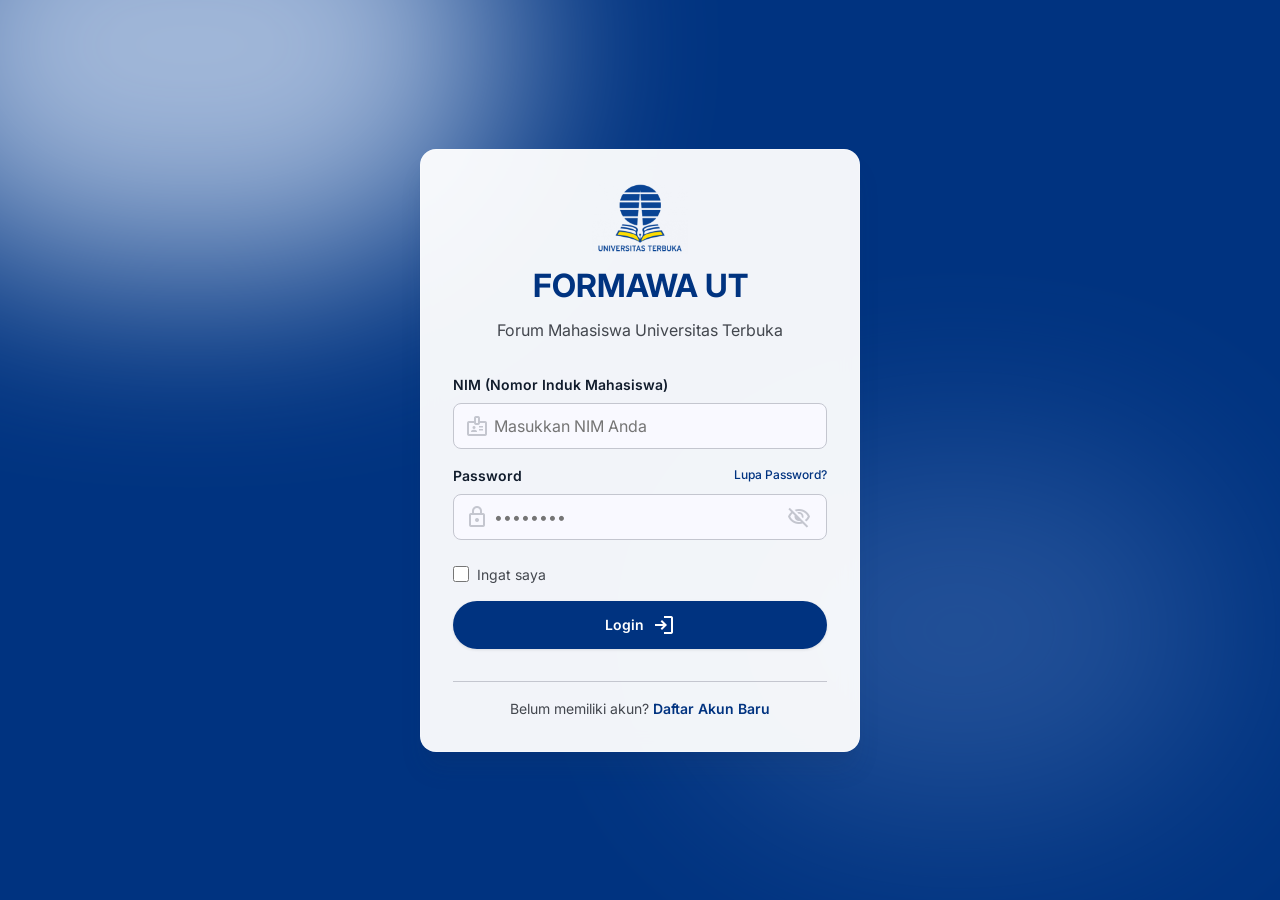
<file: index.html>
<!DOCTYPE html>

<html lang="id">

<head>
    <meta charset="utf-8" />
    <meta content="width=device-width, initial-scale=1.0" name="viewport" />
    <title>Forum Mahasiswa UT - Beranda</title>
    <link href="https://fonts.googleapis.com/css2?family=Inter:wght@400;500;600;700&amp;display=swap"
        rel="stylesheet" />
    <link
        href="https://fonts.googleapis.com/css2?family=Material+Symbols+Outlined:wght,FILL@100..700,0..1&amp;display=swap"
        rel="stylesheet" />
    <link rel="stylesheet" href="styles/style.css" />

    <!-- Scripts for Logic & Database -->
    <script src="js/database.js" defer></script>
    <script src="js/auth.js" defer></script>
</head>

<body>
    <!-- TopNavBar -->
    <header class="app-header">
        <div class="header-container">
            <!-- Left: Menu Icon & Logo -->
            <div class="header-left">
                <button class="hamburger-menu-btn">
                    <span class="material-symbols-outlined">menu</span>
                </button>
                <a class="brand-logo" href="index.html"
                    style="text-decoration: none; display: flex; align-items: center; gap: 8px;">
                    <img src="assets/ut-logo.png" alt="Logo Universitas Terbuka" style="height: 36px; width: auto;" />
                    <span class="logo-title-3lines">
                        <span>FORUM</span>
                        <span>MAHASISWA</span>
                        <span>Universitas Terbuka</span>
                    </span>
                </a>
            </div>

            <!-- Center: Search Input -->
            <div class="header-search">
                <input class="search-input" placeholder="Cari di sini" type="text" />
            </div>

            <!-- Right: Actions -->
            <div class="header-actions">
                <a href="create.html" class="btn-buat-post">
                    <span class="material-symbols-outlined">edit</span>
                    Buat Utas
                </a>
                
                <!-- Notification Dropdown Wrapper -->
                <div class="notification-dropdown-wrapper">
                    <button class="notification-btn" id="notification-btn" aria-label="Notifikasi">
                        <span class="material-symbols-outlined">notifications</span>
                        <span class="notification-badge" id="notification-badge" style="display: none;">0</span>
                    </button>
                    <!-- Notification Dropdown Menu -->
                    <div class="dropdown-menu notification-menu" id="notification-dropdown">
                        <div class="dropdown-header notification-header">
                            <span class="dropdown-title">Notifikasi</span>
                            <button class="mark-all-read-btn" id="mark-all-read-btn">Tandai semua dibaca</button>
                        </div>
                        <div class="dropdown-divider"></div>
                        <div class="notification-list" id="notification-list">
                            <!-- Items are generated dynamically via JavaScript -->
                        </div>
                        <div class="dropdown-divider"></div>
                        <div class="dropdown-footer notification-footer">
                            <button class="clear-all-btn" id="clear-all-btn">Hapus semua</button>
                        </div>
                    </div>
                </div>

                <div class="profile-dropdown-wrapper">
                    <div class="avatar-container" id="avatar-btn">
                        <img alt="User Profile Avatar" id="dropdown-avatar-img"
                            src="https://lh3.googleusercontent.com/aida-public/[base64]" />
                    </div>
                    <!-- Profile Dropdown Menu -->
                    <div class="dropdown-menu" id="profile-dropdown">
                        <div class="dropdown-header">
                            <span class="dropdown-user-name" id="dropdown-user-name">Nama Mahasiswa</span>
                            <span class="dropdown-user-nim" id="dropdown-user-nim">NIM: 041234567</span>
                        </div>
                        <div class="dropdown-divider"></div>
                        <a href="#" class="dropdown-item" id="dropdown-profile-btn">
                            <span class="material-symbols-outlined">person</span>
                            Profil Saya
                        </a>
                        <a href="settings.html" class="dropdown-item">
                            <span class="material-symbols-outlined">settings</span>
                            Pengaturan Akun
                        </a>
                        <button class="dropdown-item text-error" id="btn-dropdown-logout">
                            <span class="material-symbols-outlined">logout</span>
                            Log Out
                        </button>
                    </div>
                </div>
            </div>
        </div>
    </header>

    <div class="container flex-row-layout">
        <!-- SideNavBar -->
        <aside class="sidebar">
            <div class="sidebar-header">
                <div class="logo-icon">S</div>
                <div class="logo-info">
                    <h2>Forum Mahasiswa</h2>
                    <p>Modern Scholar</p>
                </div>
            </div>

            <!-- User Rank Widget -->
            <div class="rank-widget">
                <p class="rank-widget-label">Status Kamu</p>
                <div class="rank-widget-value">
                    <span class="material-symbols-outlined"
                        style="font-variation-settings: 'FILL' 1;">workspace_premium</span>
                    <span>Mahasiswa Berprestasi</span>
                </div>
                <div class="progress-bar-bg">
                    <div class="progress-bar-fill" style="width: 75%"></div>
                </div>
                <p class="rank-widget-footer">150 / 200 rep</p>
            </div>

            <nav class="sidebar-nav">
                <a class="sidebar-link active" href="#" id="sidebar-home-link">
                    <span class="material-symbols-outlined">home</span>
                    Beranda
                </a>
                <a class="sidebar-link" href="#" id="sidebar-hot-link">
                    <span class="material-symbols-outlined text-error">local_fire_department</span>
                    Hot Threads
                </a>
                <a class="sidebar-link" href="#">
                    <span class="material-symbols-outlined">category</span>
                    Kategori
                </a>
                <a class="sidebar-link" href="#" id="sidebar-saved-link">
                    <span class="material-symbols-outlined">bookmark</span>
                    Disimpan
                </a>
                <a class="sidebar-link" href="#">
                    <span class="material-symbols-outlined">military_tech</span>
                    Peringkat
                </a>
                <!-- Admin Panel Section: hanya tampil untuk superadmin -->
                <div id="sidebar-admin-section" style="display:none; margin-top:8px;">
                    <div style="font-size:10px;font-weight:700;color:var(--color-outline);text-transform:uppercase;letter-spacing:0.8px;padding:8px 12px 4px;">Admin Panel</div>
                    <a class="sidebar-link" href="dashboard.html">
                        <span class="material-symbols-outlined" style="font-variation-settings:'FILL' 1;">dashboard</span>
                        Dashboard
                    </a>
                    <a class="sidebar-link" href="admin.html" id="sidebar-admin-link">
                        <span class="material-symbols-outlined" style="font-variation-settings:'FILL' 1;">manage_accounts</span>
                        Manajemen User
                    </a>
                    <a class="sidebar-link" href="moderation.html">
                        <span class="material-symbols-outlined">shield</span>
                        Moderasi Konten
                    </a>
                    <a class="sidebar-link" href="categories.html">
                        <span class="material-symbols-outlined">category</span>
                        Manajemen Kategori
                    </a>
                    <a class="sidebar-link" href="stats.html" id="sidebar-stats-link">
                        <span class="material-symbols-outlined" style="font-variation-settings:'FILL' 1;">bar_chart</span>
                        Statistik
                    </a>
                    <a class="sidebar-link" href="activity-log.html">
                        <span class="material-symbols-outlined">history</span>
                        Log Aktivitas
                    </a>
                </div>
                <!-- Divider Info -->
                <div style="height:1px;background:var(--color-outline-variant);margin:8px 0;"></div>
                <a class="sidebar-link" href="rules.html">
                    <span class="material-symbols-outlined">gavel</span>
                    Aturan Forum
                </a>
                <a class="sidebar-link" href="help.html">
                    <span class="material-symbols-outlined">help</span>
                    Pusat Bantuan
                </a>
                <a class="sidebar-link" href="about.html">
                    <span class="material-symbols-outlined">info</span>
                    Tentang Kami
                </a>
            </nav>
        </aside>

        <!-- Main Content -->
        <main class="main-feed">
            <!-- Hot Threads Section -->
            <section style="margin-bottom: var(--space-lg);">
                <div class="section-title-wrapper">
                    <span class="material-symbols-outlined text-error"
                        style="font-variation-settings: 'FILL' 1; color: var(--color-error);">local_fire_department</span>
                    <h2 class="section-title">Hot Threads</h2>
                </div>
                <div class="hot-threads-grid">
                    <!-- Hot Card 1 -->
                    <div class="hot-card">
                        <span class="hot-card-badge">#TipsSkripsi</span>
                        <h3 class="hot-card-title">Cara Lolos Turnitin di Bawah 15% Tanpa Paraphrase Tools Murahan</h3>
                        <div class="hot-card-footer">
                            <span>12k views</span>
                            <div class="hot-card-likes">
                                <span class="material-symbols-outlined text-sm"
                                    style="font-variation-settings: 'FILL' 1;">thumb_up</span>
                                <span>842</span>
                            </div>
                        </div>
                    </div>
                </div>
            </section>

            <!-- Feed Section -->
            <section>
                <div class="feed-header">
                    <div class="filter-tabs">
                        <button class="tab-btn active">Terbaru</button>
                        <button class="tab-btn">Terpopuler</button>
                    </div>
                    <button class="filter-btn">
                        <span>Filter</span>
                        <span class="material-symbols-outlined" style="font-size: 16px;">tune</span>
                    </button>
                </div>

                <div class="thread-list">
                    <!-- Thread Card 1 -->
                    <article class="thread-card">
                        <div class="author-block">
                            <div class="author-avatar">
                                <img alt="Author Avatar"
                                    src="https://lh3.googleusercontent.com/aida-public/[base64]" />
                            </div>
                            <div class="author-info">
                                <div class="author-meta">
                                    <span class="author-name">BudiSantoso_99</span>
                                    <span class="badge-first">
                                        <span class="material-symbols-outlined" style="font-size: 14px;">eco</span>
                                        Utas Pertama
                                    </span>
                                    <span class="post-time">2 jam yang lalu</span>
                                </div>
                                <span class="author-sub">Universitas Brawijaya • Teknik Informatika</span>
                            </div>
                        </div>

                        <h3 class="thread-title">Review Jujur Mata Kuliah Machine Learning Semester 5</h3>
                        <p class="thread-preview">Halo semua, mau share pengalaman ngambil matkul ML semester ini. Jujur
                            berat banget di awal karena butuh math foundation yang kuat (linear algebra &amp; calc).
                            Buat yang mau ngambil, mending persiapin...</p>

                        <div class="thread-tags">
                            <span class="tag">#MachineLearning</span>
                            <span class="tag">#ReviewMatkul</span>
                        </div>

                        <div class="thread-actions">
                            <div class="actions-left">
                                <button class="action-btn like-btn" style="gap: 6px;">
                                    <span class="material-symbols-outlined">thumb_up</span>
                                    <span class="like-count">54</span>
                                </button>
                                <button class="action-btn" style="gap: 6px;">
                                    <span class="material-symbols-outlined">chat_bubble</span>
                                    <span>12</span>
                                </button>
                            </div>
                            <div class="actions-right">
                                <div class="action-btn action-views" style="gap: 6px; cursor: default;">
                                    <span class="material-symbols-outlined">bar_chart</span>
                                    <span>312</span>
                                </div>
                                <button class="action-btn" title="Simpan Utas">
                                    <span class="material-symbols-outlined">bookmark</span>
                                </button>
                                <button class="action-btn" title="Bagikan">
                                    <span class="material-symbols-outlined">share</span>
                                </button>
                            </div>
                        </div>
                    </article>
                </div>
            </section>
        </main>

        <!-- Right Sidebar (Optional/Ad space/Trending topics for wider screens) -->
        <aside class="trending-sidebar">
            <h3 class="trending-title">Trending Topik</h3>
            <div class="trending-tags-wrapper">
                <span class="trending-tag">#BeasiswaLPDP</span>
                <span class="trending-tag">#MagangMerdeka</span>
            </div>
        </aside>
    </div>


    <!-- Edit Thread Modal -->
    <div id="edit-thread-modal" class="edit-modal">
        <div class="edit-modal-content">
            <div class="edit-modal-header">
                <h3 class="edit-modal-title">Edit Utas</h3>
                <button class="edit-modal-close" onclick="closeEditModal()">
                    <span class="material-symbols-outlined">close</span>
                </button>
            </div>
            <input type="hidden" id="edit-thread-id" />
            <div class="form-group">
                <label class="form-label" for="edit-thread-title">Judul Utas</label>
                <input type="text" id="edit-thread-title" class="form-input" placeholder="Masukkan judul utas"
                    required />
            </div>
            <div class="form-group">
                <label class="form-label">Isi Utas</label>
                <div class="rich-editor-container">
                    <div class="editor-toolbar" style="padding: 4px 8px;">
                        <button type="button" class="toolbar-btn" onclick="formatEditDoc('bold')" title="Tebal"><span
                                class="material-symbols-outlined" style="font-size: 18px;">format_bold</span></button>
                        <button type="button" class="toolbar-btn" onclick="formatEditDoc('italic')" title="Miring"><span
                                class="material-symbols-outlined" style="font-size: 18px;">format_italic</span></button>
                        <button type="button" class="toolbar-btn" onclick="formatEditDoc('underline')"
                            title="Garis Bawah"><span class="material-symbols-outlined"
                                style="font-size: 18px;">format_underlined</span></button>
                    </div>
                    <div class="editor-content" id="edit-editor-body" contenteditable="true"
                        style="min-height: 150px; max-height: 300px;"></div>
                </div>
            </div>
            <div style="display: flex; gap: 12px; justify-content: flex-end; margin-top: 8px;">
                <button class="btn btn-secondary" onclick="closeEditModal()"
                    style="background-color: var(--color-surface-variant); color: var(--color-on-surface-variant); box-shadow: none;">Batal</button>
                <button class="btn btn-primary" onclick="saveEditedThread()"
                    style="background-color: var(--color-primary); color: #fff;">Simpan Perubahan</button>
            </div>
        </div>
    </div>

    <!-- Modal: Beri Peringatan (Moderator/Admin) -->
    <div id="warn-modal" class="edit-modal">
        <div class="edit-modal-content">
            <div class="edit-modal-header">
                <h3 class="edit-modal-title" style="color: var(--color-warning, #d97706);">
                    <span class="material-symbols-outlined" style="vertical-align: middle; font-size: 20px;">warning</span>
                    Beri Peringatan
                </h3>
                <button class="edit-modal-close" onclick="closeWarnModal()">
                    <span class="material-symbols-outlined">close</span>
                </button>
            </div>
            <input type="hidden" id="warn-thread-id" />
            <div style="margin-bottom: 16px; padding: 12px; background: var(--color-surface-container); border-radius: var(--radius-md); font-size: 14px;">
                <p style="margin: 0 0 4px; color: var(--color-on-surface-variant); font-size: 12px;">Utas</p>
                <p id="warn-thread-title" style="margin: 0; font-weight: 600; color: var(--color-on-surface);"></p>
                <p style="margin: 6px 0 0; color: var(--color-on-surface-variant); font-size: 12px;">Kepada pengguna</p>
                <p id="warn-target-user" style="margin: 0; font-weight: 600; color: var(--color-primary);"></p>
            </div>
            <div class="form-group">
                <label class="form-label" for="warn-reason">Alasan Peringatan</label>
                <textarea id="warn-reason" class="form-input" rows="3"
                    placeholder="Jelaskan alasan pemberian peringatan..."
                    style="resize: vertical; font-family: inherit; font-size: 14px;"></textarea>
            </div>
            <div style="display: flex; gap: 12px; justify-content: flex-end; margin-top: 8px;">
                <button class="btn btn-secondary" onclick="closeWarnModal()"
                    style="background-color: var(--color-surface-variant); color: var(--color-on-surface-variant); box-shadow: none;">Batal</button>
                <button class="btn" onclick="submitWarning()"
                    style="background-color: #d97706; color: #fff;">Kirim Peringatan</button>
            </div>
        </div>
    </div>

    <!-- Modal: Laporkan Utas (User Biasa) -->
    <div id="report-modal" class="edit-modal">
        <div class="edit-modal-content">
            <div class="edit-modal-header">
                <h3 class="edit-modal-title" style="color: var(--color-error);">
                    <span class="material-symbols-outlined" style="vertical-align: middle; font-size: 20px;">flag</span>
                    Laporkan Utas
                </h3>
                <button class="edit-modal-close" onclick="closeReportModal()">
                    <span class="material-symbols-outlined">close</span>
                </button>
            </div>
            <input type="hidden" id="report-thread-id" />
            <div style="margin-bottom: 16px; padding: 12px; background: var(--color-surface-container); border-radius: var(--radius-md); font-size: 14px;">
                <p style="margin: 0 0 4px; color: var(--color-on-surface-variant); font-size: 12px;">Utas yang dilaporkan</p>
                <p id="report-thread-title" style="margin: 0; font-weight: 600; color: var(--color-on-surface);"></p>
            </div>
            <div class="form-group">
                <label class="form-label" for="report-reason">Alasan Laporan</label>
                <select id="report-reason" class="form-input" style="font-family: inherit; font-size: 14px;">
                    <option value="">-- Pilih alasan --</option>
                    <option value="Konten tidak pantas">Konten tidak pantas</option>
                    <option value="Spam atau iklan">Spam atau iklan</option>
                    <option value="Informasi menyesatkan">Informasi menyesatkan</option>
                    <option value="Ujaran kebencian">Ujaran kebencian</option>
                    <option value="Melanggar aturan forum">Melanggar aturan forum</option>
                    <option value="Lainnya">Lainnya</option>
                </select>
            </div>
            <div style="display: flex; gap: 12px; justify-content: flex-end; margin-top: 8px;">
                <button class="btn btn-secondary" onclick="closeReportModal()"
                    style="background-color: var(--color-surface-variant); color: var(--color-on-surface-variant); box-shadow: none;">Batal</button>
                <button class="btn" onclick="submitReport()"
                    style="background-color: var(--color-error); color: #fff;">Kirim Laporan</button>
            </div>
        </div>
    </div>

    <!-- Modal: Detail Profil User -->
    <div id="profile-modal" class="edit-modal">
        <div class="edit-modal-content" style="max-width: 440px; padding: 0; overflow: hidden; gap: 0;">
            <!-- Header Banner -->
            <div style="height: 100px; background: linear-gradient(135deg, var(--color-primary) 0%, var(--color-primary-container) 100%); position: relative;">
                <button class="edit-modal-close" onclick="document.getElementById('profile-modal').classList.remove('show')" style="position: absolute; top: 12px; right: 12px; color: #fff; background: rgba(0,0,0,0.3); border-radius: 50%; padding: 6px; display: flex; align-items: center; justify-content: center; border: none; cursor: pointer;">
                    <span class="material-symbols-outlined" style="font-size: 18px;">close</span>
                </button>
            </div>
            <!-- Profile Info Content -->
            <div style="padding: 0 24px 24px; position: relative; text-align: center; display: flex; flex-direction: column; align-items: center;">
                <!-- Avatar -->
                <div style="width: 88px; height: 88px; border-radius: 50%; border: 4px solid var(--color-surface-container-lowest); overflow: hidden; margin: -44px auto 12px; box-shadow: var(--shadow-md); background: #eee;">
                    <img id="profile-modal-avatar" src="" alt="Avatar" style="width: 100%; height: 100%; object-fit: cover;" />
                </div>
                <!-- Name & Verification Badge -->
                <h3 id="profile-modal-name" style="font-size: 18px; font-weight: 700; color: var(--color-on-surface); display: flex; align-items: center; justify-content: center; gap: 4px; margin: 0;">
                    Nama Pengguna
                </h3>
                <!-- Role Badge -->
                <span id="profile-modal-role" class="pill pill-blue" style="margin-top: 6px; font-size: 11px; display: inline-block;">Mahasiswa</span>
                
                <!-- Detailed Data Block -->
                <div style="margin-top: 16px; display: flex; flex-direction: column; gap: 10px; text-align: left; background: var(--color-surface-container-low); padding: 16px; border-radius: var(--radius-lg); border: 1px solid var(--color-outline-variant); width: 100%;">
                    <div style="display: flex; gap: 10px; align-items: center;">
                        <span class="material-symbols-outlined" style="color: var(--color-outline); font-size: 18px;">badge</span>
                        <div>
                            <div style="font-size: 10px; color: var(--color-on-surface-variant); font-weight: 500; text-transform: uppercase; letter-spacing: 0.5px;">NIM / ID</div>
                            <div id="profile-modal-nim" style="font-size: 13px; font-weight: 600; color: var(--color-on-surface);">N/A</div>
                        </div>
                    </div>
                    <div style="display: flex; gap: 10px; align-items: center;">
                        <span class="material-symbols-outlined" style="color: var(--color-outline); font-size: 18px;">school</span>
                        <div>
                            <div style="font-size: 10px; color: var(--color-on-surface-variant); font-weight: 500; text-transform: uppercase; letter-spacing: 0.5px;">Program Studi / UPBJJ</div>
                            <div id="profile-modal-studies" style="font-size: 13px; font-weight: 600; color: var(--color-on-surface);">N/A</div>
                        </div>
                    </div>
                    <div style="display: flex; gap: 10px; align-items: center;" id="profile-modal-phone-row">
                        <span class="material-symbols-outlined" style="color: var(--color-outline); font-size: 18px;">phone</span>
                        <div>
                            <div style="font-size: 10px; color: var(--color-on-surface-variant); font-weight: 500; text-transform: uppercase; letter-spacing: 0.5px;">No. Telepon</div>
                            <div id="profile-modal-phone" style="font-size: 13px; font-weight: 600; color: var(--color-on-surface);">N/A</div>
                        </div>
                    </div>
                </div>
                
                <!-- Stats Grid -->
                <div style="display: grid; grid-template-columns: 1fr 1fr 1fr; gap: 12px; margin-top: 16px; width: 100%;">
                    <div style="background: var(--color-surface-container-low); border: 1px solid var(--color-outline-variant); padding: 8px; border-radius: var(--radius-md); text-align: center;">
                        <div id="profile-stat-threads" style="font-size: 16px; font-weight: 700; color: var(--color-primary);">0</div>
                        <div style="font-size: 9px; color: var(--color-on-surface-variant); font-weight: 600; text-transform: uppercase; letter-spacing: 0.5px;">Utas</div>
                    </div>
                    <div style="background: var(--color-surface-container-low); border: 1px solid var(--color-outline-variant); padding: 8px; border-radius: var(--radius-md); text-align: center;">
                        <div id="profile-stat-comments" style="font-size: 16px; font-weight: 700; color: var(--color-primary);">0</div>
                        <div style="font-size: 9px; color: var(--color-on-surface-variant); font-weight: 600; text-transform: uppercase; letter-spacing: 0.5px;">Komentar</div>
                    </div>
                    <div style="background: var(--color-surface-container-low); border: 1px solid var(--color-outline-variant); padding: 8px; border-radius: var(--radius-md); text-align: center;">
                        <div id="profile-stat-likes" style="font-size: 16px; font-weight: 700; color: var(--color-primary);">0</div>
                        <div style="font-size: 9px; color: var(--color-on-surface-variant); font-weight: 600; text-transform: uppercase; letter-spacing: 0.5px;">Likes</div>
                    </div>
                </div>
                
                <!-- Footer Action Button -->
                <button class="btn btn-primary" onclick="document.getElementById('profile-modal').classList.remove('show')" style="margin-top: 20px; width: 100%; font-size: 14px; padding: 10px 16px; border-radius: var(--radius-md);">Tutup</button>
            </div>
        </div>
    </div>

</body>

</html>
</file>
<file: styles/style.css>
/* CSS Murni (Vanilla CSS) untuk Forum Mahasiswa Mockup */

/* 1. VARIABEL DESAIN (TOKEN) */
:root {
    /* Font */
    --font-family: 'Inter', system-ui, -apple-system, sans-serif;
    
    /* Warna Utama & Latar Belakang (Palette) */
    --color-primary: #003380;
    --color-on-primary: #ffffff;
    --color-primary-container: #e6f0ff;
    --color-on-primary-container: #003380;
    --color-primary-fixed-dim: #adc7f7;
    
    --color-secondary-container: #003380;
    --color-on-secondary-container: #ffffff;
    --color-secondary-fixed: #ffe083;
    --color-secondary-fixed-dim: #eec200;
    
    --color-background: #f9f9ff;
    --color-on-background: #111c2c;
    
    /* Surface / Card Colors */
    --color-surface: #f9f9ff;
    --color-on-surface: #111c2c;
    --color-surface-dim: #cfdaf1;
    --color-surface-bright: #f9f9ff;
    --color-surface-container: #e7eeff;
    --color-surface-container-low: #f0f3ff;
    --color-surface-container-lowest: #ffffff;
    --color-surface-container-highest: #d8e3fa;
    --color-surface-variant: #d8e3fa;
    --color-on-surface-variant: #43474e;
    
    /* Outline / Borders */
    --color-outline: #74777f;
    --color-outline-variant: #c4c6cf;
    
    /* Status & Error */
    --color-error: #ba1a1a;
    --color-on-error: #ffffff;
    --color-error-container: #ffdad6;
    --color-on-error-container: #93000a;
    
    /* Spacing & Sizes */
    --space-xs: 4px;
    --space-sm: 8px;
    --space-md: 16px;
    --space-lg: 32px;
    --gutter: 24px;
    --container-max: 1280px;
    
    /* Border Radius */
    --radius-sm: 4px;
    --radius-md: 8px;
    --radius-lg: 12px;
    --radius-xl: 16px;
    --radius-full: 9999px;
    
    /* Shadows */
    --shadow-sm: 0 1px 3px rgba(0, 0, 0, 0.1);
    --shadow-md: 0 4px 6px -1px rgba(26, 54, 93, 0.1), 0 2px 4px -1px rgba(26, 54, 93, 0.06);
    --shadow-lg: 0 10px 15px -3px rgba(26, 54, 93, 0.1), 0 4px 6px -2px rgba(26, 54, 93, 0.05);
    --shadow-xl: 0 20px 25px -5px rgba(26, 54, 93, 0.15), 0 10px 10px -5px rgba(26, 54, 93, 0.04);
}

/* 2. BASE & RESET RESETS */
body {
    overflow-x: hidden;
    max-width: 100%;
}

* {
    box-sizing: border-box;
    margin: 0;
    padding: 0;
}

body {
    font-family: var(--font-family);
    background-color: var(--color-background);
    color: var(--color-on-background);
    font-size: 16px;
    line-height: 1.5;
    -webkit-font-smoothing: antialiased;
}

a {
    color: inherit;
    text-decoration: none;
}

button, input, select, textarea {
    font-family: inherit;
    font-size: inherit;
    color: inherit;
}

/* Material Icons configuration */
.material-symbols-outlined {
    font-variation-settings: 'FILL' 0, 'wght' 400, 'GRAD' 0, 'opsz' 24;
    display: inline-block;
    vertical-align: middle;
}

/* 3. LAYOUT UTILITIES */
.container {
    width: 100%;
    max-width: var(--container-max);
    margin: 0 auto;
    padding: 0 var(--gutter);
}

.app-header .header-container {
    max-width: 100% !important;
    padding-left: 16px;
    padding-right: 24px;
}

.container.flex-row-layout {
    max-width: 100% !important;
    padding-right: 24px;
}

@media (min-width: 769px) {
    .container.flex-row-layout {
        padding-left: 0 !important;
    }
}

.flex-row-layout {
    display: flex;
    width: 100%;
}

/* 4. HEADER / NAVBAR COMPONENT */
header.app-header {
    background-color: var(--color-surface);
    border-b: 1px solid var(--color-outline-variant);
    border-bottom: 1px solid var(--color-outline-variant);
    position: sticky;
    top: 0;
    z-index: 50;
    box-shadow: var(--shadow-sm);
}

.header-container {
    display: flex;
    justify-content: space-between;
    align-items: center;
    padding: 16px var(--gutter);
    padding-left: 16px;
    width: 100%;
    max-width: var(--container-max);
    margin: 0 auto;
}

header.app-header.dark {
    background-color: var(--color-primary);
    color: var(--color-on-primary);
}

.brand-logo {
    font-size: 24px;
    font-weight: 700;
    color: var(--color-primary);
}

header.app-header.dark .brand-logo {
    color: var(--color-on-primary);
}

.header-search {
    display: flex;
    align-items: center;
    position: relative;
    width: 100%;
    max-width: 400px;
    margin: 0 16px;
}

.header-search .material-symbols-outlined {
    position: absolute;
    left: 12px;
    color: var(--color-on-surface-variant);
}

.search-input {
    width: 100%;
    background-color: var(--color-surface-container-low);
    border: 1px solid var(--color-outline-variant);
    border-radius: var(--radius-full);
    padding: 8px 16px 8px 36px;
    font-size: 14px;
    outline: none;
    transition: all 0.2s ease;
}

.search-input:focus {
    border-color: var(--color-primary);
    box-shadow: 0 0 0 1px var(--color-primary);
}

.header-nav {
    display: flex;
    gap: 16px;
}

.nav-link {
    color: var(--color-on-surface-variant);
    font-weight: 600;
    font-size: 14px;
    padding: 8px 12px;
    border-radius: var(--radius-md);
    transition: all 0.2s ease;
}

.nav-link:hover {
    color: var(--color-primary);
    background-color: var(--color-surface-container-high);
}

.header-actions {
    display: flex;
    align-items: center;
    gap: 16px;
}

.icon-btn {
    background: none;
    border: none;
    color: var(--color-on-surface-variant);
    cursor: pointer;
    padding: 8px;
    border-radius: var(--radius-full);
    transition: background-color 0.2s ease;
    display: flex;
    align-items: center;
    justify-content: center;
}

header.app-header.dark .icon-btn {
    color: var(--color-on-primary);
    opacity: 0.8;
}

.icon-btn:hover {
    background-color: rgba(0, 0, 0, 0.05);
}

header.app-header.dark .icon-btn:hover {
    background-color: rgba(255, 255, 255, 0.1);
}

.avatar-container {
    width: 32px;
    height: 32px;
    border-radius: var(--radius-full);
    overflow: hidden;
    border: 1px solid var(--color-outline-variant);
}

.avatar-container img {
    width: 100%;
    height: 100%;
    object-fit: cover;
}

/* 5. SIDEBAR NAVIGATION COMPONENT */
aside.sidebar {
    display: flex;
    flex-direction: column;
    height: calc(100vh - 70px);
    width: 256px;
    position: sticky;
    top: 70px;
    background-color: var(--color-surface-container-low);
    padding: var(--space-md);
    border-right: 1px solid var(--color-outline-variant);
    overflow-y: auto;
}

.sidebar-header {
    display: flex;
    align-items: center;
    gap: 12px;
    margin-bottom: var(--space-lg);
}

.logo-icon {
    width: 40px;
    height: 40px;
    border-radius: var(--radius-md);
    background-color: var(--color-primary-container);
    color: var(--color-on-primary-container);
    display: flex;
    align-items: center;
    justify-content: center;
    font-weight: 700;
    font-size: 20px;
}

.logo-info h2 {
    font-size: 16px;
    font-weight: 600;
    color: var(--color-primary);
}

.logo-info p {
    font-size: 12px;
    color: var(--color-on-surface-variant);
}

/* Rank Widget */
.rank-widget {
    background-color: var(--color-surface);
    border: 1px solid var(--color-outline-variant);
    border-radius: var(--radius-lg);
    padding: 16px;
    margin-bottom: var(--space-lg);
}

.rank-widget-label {
    font-size: 11px;
    font-weight: 600;
    color: var(--color-on-surface-variant);
    text-transform: uppercase;
    letter-spacing: 0.05em;
    margin-bottom: 4px;
}

.rank-widget-value {
    display: flex;
    align-items: center;
    gap: 8px;
    font-size: 14px;
    font-weight: 600;
    color: var(--color-primary);
}

.rank-widget-value .material-symbols-outlined {
    color: #eab308; /* Keep gold medal color */
}

.progress-bar-bg {
    width: 100%;
    background-color: var(--color-surface-variant);
    height: 6px;
    border-radius: var(--radius-full);
    margin-top: 12px;
    overflow: hidden;
}

.progress-bar-fill {
    background-color: var(--color-primary);
    height: 100%;
    border-radius: var(--radius-full);
}

.rank-widget-footer {
    font-size: 10px;
    color: var(--color-on-surface-variant);
    margin-top: 4px;
    text-align: right;
}

/* Sidebar Nav Links */
.sidebar-nav {
    display: flex;
    flex-direction: column;
    gap: 4px;
    flex-grow: 1;
}

.sidebar-link {
    display: flex;
    align-items: center;
    gap: 12px;
    padding: 12px 16px;
    border-radius: var(--radius-full);
    font-size: 14px;
    font-weight: 500;
    color: var(--color-on-surface-variant);
    transition: all 0.2s ease;
    border: none;
    background: none;
    text-align: left;
    cursor: pointer;
    width: 100%;
}

.sidebar-link:hover {
    background-color: var(--color-surface-variant);
    color: var(--color-primary);
}

.sidebar-link.active {
    background-color: var(--color-secondary-container);
    color: var(--color-on-secondary-container);
    font-weight: 700;
}

.sidebar-link.text-error {
    color: var(--color-error);
}

.sidebar-link.text-error:hover {
    background-color: var(--color-error-container);
}

.sidebar-footer {
    display: flex;
    gap: 16px;
    padding-top: 16px;
    border-top: 1px solid var(--color-outline-variant);
    margin-top: auto;
}

.sidebar-footer-link {
    color: var(--color-on-surface-variant);
    transition: color 0.2s ease;
}

.sidebar-footer-link:hover {
    color: var(--color-primary);
}

/* 6. MAIN CONTENT FEED COMPONENT */
main.main-feed {
    flex: 1;
    padding: var(--gutter);
    transition: max-width 0.3s ease, margin 0.3s ease;
}

.section-title-wrapper {
    display: flex;
    align-items: center;
    gap: 8px;
    margin-bottom: var(--space-md);
}

.section-title {
    font-size: 20px;
    font-weight: 600;
    color: var(--color-primary);
}

/* Hot Card Grid */
.hot-threads-grid {
    display: grid;
    grid-template-columns: repeat(auto-fill, minmax(280px, 1fr));
    gap: 16px;
    margin-bottom: var(--space-lg);
}

.hot-card {
    background-color: rgba(254, 208, 27, 0.1);
    border: 1px solid var(--color-secondary-fixed-dim);
    border-radius: var(--radius-lg);
    padding: 16px;
    position: relative;
    overflow: hidden;
    cursor: pointer;
    transition: box-shadow 0.2s ease;
}

.hot-card:hover {
    box-shadow: var(--shadow-md);
}

.hot-card-badge {
    background-color: var(--color-surface-container-low);
    color: var(--color-on-surface-variant);
    font-size: 10px;
    font-weight: 600;
    padding: 4px 8px;
    border-radius: var(--radius-sm);
    border: 1px solid var(--color-outline-variant);
    display: inline-block;
    margin-bottom: 8px;
}

.hot-card-title {
    font-size: 14px;
    font-weight: 600;
    color: var(--color-on-background);
    margin-bottom: 8px;
    display: -webkit-box;
    -webkit-line-clamp: 2;
    -webkit-box-orient: vertical;
    overflow: hidden;
}

.hot-card-footer {
    display: flex;
    justify-content: space-between;
    align-items: center;
    margin-top: 16px;
    font-size: 12px;
    color: var(--color-on-surface-variant);
}

.hot-card-likes {
    display: flex;
    align-items: center;
    gap: 4px;
    color: var(--color-primary);
    font-weight: 600;
}

/* Feed Filter Tabs */
.feed-header {
    display: flex;
    justify-content: space-between;
    align-items: center;
    border-bottom: 1px solid var(--color-outline-variant);
    padding-bottom: 8px;
    margin-bottom: var(--space-md);
}

.filter-tabs {
    display: flex;
    gap: 16px;
}

.tab-btn {
    background: none;
    border: none;
    font-weight: 600;
    font-size: 14px;
    color: var(--color-on-surface-variant);
    padding-bottom: 6px;
    cursor: pointer;
    transition: color 0.2s ease;
}

.tab-btn:hover {
    color: var(--color-primary);
}

.tab-btn.active {
    color: var(--color-primary);
    border-bottom: 2px solid var(--color-primary);
}

.filter-btn {
    background: none;
    border: none;
    display: flex;
    align-items: center;
    gap: 4px;
    font-size: 12px;
    font-weight: 600;
    color: var(--color-on-surface-variant);
    cursor: pointer;
    transition: color 0.2s ease;
}

.filter-btn:hover {
    color: var(--color-primary);
}

/* Thread Card Component */
.thread-list {
    display: flex;
    flex-direction: column;
    gap: 16px;
}

.thread-card {
    background-color: var(--color-surface-container-lowest);
    border: 1px solid var(--color-outline-variant);
    border-radius: var(--radius-lg);
    padding: 24px;
    transition: box-shadow 0.2s ease;
    position: relative;
}

.thread-card:hover {
    box-shadow: var(--shadow-md);
}

.author-block {
    display: flex;
    align-items: flex-start;
    gap: 12px;
    margin-bottom: 12px;
}

.author-avatar {
    width: 40px;
    height: 40px;
    border-radius: var(--radius-full);
    overflow: hidden;
    flex-shrink: 0;
}

.author-avatar img {
    width: 100%;
    height: 100%;
    object-fit: cover;
}

.author-info {
    flex-grow: 1;
}

.author-meta {
    display: flex;
    align-items: center;
    gap: 8px;
    flex-wrap: wrap;
}

.author-name {
    font-weight: 600;
    color: var(--color-primary);
    font-size: 14px;
}

.badge-first {
    background-color: var(--color-primary-container);
    color: var(--color-on-primary-container);
    font-size: 10px;
    font-weight: 600;
    padding: 2px 8px;
    border-radius: var(--radius-full);
    display: inline-flex;
    align-items: center;
    gap: 4px;
}

.post-time {
    font-size: 12px;
    color: var(--color-on-surface-variant);
    margin-left: auto;
}

.author-sub {
    font-size: 12px;
    color: var(--color-on-surface-variant);
    display: block;
    margin-top: 2px;
}

.thread-title {
    font-size: 20px;
    font-weight: 600;
    color: var(--color-on-background);
    margin-bottom: 8px;
    cursor: pointer;
    transition: color 0.2s ease;
}

.thread-title:hover {
    color: var(--color-primary);
}

.thread-preview {
    font-size: 14px;
    color: var(--color-on-surface-variant);
    margin-bottom: 16px;
    display: -webkit-box;
    -webkit-line-clamp: 3;
    -webkit-box-orient: vertical;
    overflow: hidden;
}

.thread-tags {
    display: flex;
    gap: 8px;
    margin-bottom: 16px;
}

.tag {
    background-color: var(--color-surface-variant);
    color: var(--color-on-surface-variant);
    font-size: 12px;
    font-weight: 600;
    padding: 4px 12px;
    border-radius: var(--radius-full);
    border: 1px solid var(--color-outline-variant);
    transition: all 0.2s ease;
    cursor: pointer;
}

.tag:hover {
    background-color: var(--color-primary-container);
    color: var(--color-on-primary-container);
}

.thread-actions {
    display: flex;
    justify-content: space-between;
    align-items: center;
    border-top: 1px solid var(--color-outline-variant);
    padding-top: 12px;
}

.actions-left,
.actions-right {
    display: flex;
    align-items: center;
    gap: 16px;
}

.action-btn {
    background: none;
    border: none;
    display: flex;
    align-items: center;
    gap: 4px;
    color: var(--color-on-surface-variant);
    font-weight: 600;
    font-size: 13px;
    cursor: pointer;
    transition: color 0.2s ease;
}

.thread-actions .material-symbols-outlined {
    font-size: 18px !important;
}

.action-btn:hover {
    color: var(--color-primary);
}

.like-btn {
    padding: 0;
    border-radius: 0;
    transition: color 0.2s ease;
}

.like-btn:hover {
    color: var(--color-primary);
}

.like-btn.active {
    color: var(--color-primary) !important;
}

.like-btn.active:hover {
    color: var(--color-primary) !important;
}

.action-views {
    cursor: default !important;
}

.dislike-btn {
    padding: 6px;
    border-radius: var(--radius-full);
    transition: all 0.2s ease;
}

.dislike-btn:hover {
    background-color: var(--color-error-container);
    color: var(--color-on-error-container);
}

.like-count {
    min-width: 20px;
    text-align: center;
    font-size: 14px;
    font-weight: 600;
}

.action-btn.share-btn {
    margin-left: auto;
}

/* 7. RIGHT SIDEBAR COMPONENT (TRENDING) */
aside.trending-sidebar {
    width: 288px;
    padding: var(--gutter);
    border-left: 1px solid var(--color-outline-variant);
    position: sticky;
    top: 70px;
    height: calc(100vh - 70px);
    overflow-y: auto;
}

.trending-title {
    font-size: 14px;
    font-weight: 600;
    color: var(--color-on-surface-variant);
    text-transform: uppercase;
    letter-spacing: 0.05em;
    margin-bottom: 16px;
}

.trending-tags-wrapper {
    display: flex;
    flex-wrap: wrap;
    gap: 8px;
}

.trending-tag {
    background-color: var(--color-surface-container-low);
    color: var(--color-on-surface-variant);
    font-size: 12px;
    font-weight: 600;
    padding: 6px 12px;
    border-radius: var(--radius-full);
    border: 1px solid var(--color-outline-variant);
    cursor: pointer;
    transition: all 0.2s ease;
}

.trending-tag:hover {
    background-color: var(--color-surface-variant);
}

/* 8. BUTTON COMPONENT ELEMENTS */
.btn {
    display: inline-flex;
    align-items: center;
    justify-content: center;
    border: none;
    font-weight: 600;
    font-size: 14px;
    padding: 12px 24px;
    border-radius: var(--radius-full);
    cursor: pointer;
    transition: all 0.2s ease;
    box-shadow: var(--shadow-sm);
}

.btn-primary {
    background-color: var(--color-primary);
    color: var(--color-on-primary);
}

.btn-primary:hover {
    opacity: 0.9;
}

.btn-secondary {
    background-color: var(--color-secondary-container);
    color: var(--color-on-secondary-container);
}

.btn-secondary:hover {
    background-color: var(--color-secondary-fixed);
}

.btn-full-width {
    width: 100%;
}

.btn-icon {
    gap: 8px;
}

/* 9. MOBILE FLOATING ACTION BUTTON (FAB) */
.mobile-fab {
    display: none;
    position: fixed;
    bottom: 24px;
    right: 24px;
    width: 56px;
    height: 56px;
    background-color: var(--color-secondary-container);
    color: var(--color-on-secondary-container);
    border-radius: var(--radius-full);
    align-items: center;
    justify-content: center;
    box-shadow: var(--shadow-lg);
    z-index: 40;
    transition: transform 0.2s ease;
}

.mobile-fab:hover {
    transform: scale(1.05);
}

/* 10. AUTH PAGES STYLING (LOGIN / REGISTER) */
.auth-body {
    background-color: var(--color-primary);
    min-height: 100vh;
    display: flex;
    align-items: center;
    justify-content: center;
    padding: 40px 16px;
    position: relative;
}

.auth-body.bg-light {
    background-color: var(--color-background);
}

/* Background Circles */
.auth-background {
    position: absolute;
    top: 0;
    left: 0;
    width: 100%;
    height: 100%;
    overflow: hidden;
    z-index: 0;
    pointer-events: none;
}

.circle {
    position: absolute;
    border-radius: var(--radius-full);
    filter: blur(100px);
}

.circle-1 {
    top: -20%;
    left: -10%;
    width: 50%;
    height: 50%;
    background-color: var(--color-primary-container);
    opacity: 0.7;
}

.circle-2 {
    bottom: 10%;
    right: 5%;
    width: 40%;
    height: 40%;
    background-color: var(--color-primary-fixed-dim);
    opacity: 0.2;
}

.circle-3 {
    top: -10%;
    left: -10%;
    width: 40%;
    height: 40%;
    background-color: var(--color-primary-fixed-dim);
    opacity: 0.2;
    filter: blur(120px);
}

.circle-4 {
    top: 20%;
    right: -5%;
    width: 30%;
    height: 30%;
    background-color: var(--color-secondary-fixed);
    opacity: 0.1;
    filter: blur(120px);
}

.circle-5 {
    bottom: -10%;
    left: 20%;
    width: 50%;
    height: 50%;
    background-color: var(--color-surface-container-high);
    opacity: 0.4;
    filter: blur(120px);
}

/* Card container for auth */
.auth-container {
    width: 100%;
    max-width: 440px;
    z-index: 10;
}

.auth-container.wide {
    max-width: 600px;
}

.auth-card {
    background: rgba(255, 255, 255, 0.95);
    backdrop-filter: blur(10px);
    -webkit-backdrop-filter: blur(10px);
    border: 1px solid rgba(255, 255, 255, 0.3);
    border-radius: var(--radius-xl);
    padding: 32px;
    box-shadow: var(--shadow-xl);
    display: flex;
    flex-direction: column;
    align-items: center;
    width: 100%;
}

.auth-header {
    text-align: center;
    width: 100%;
    margin-bottom: var(--space-lg);
    display: flex;
    flex-direction: column;
    align-items: center;
}

.auth-logo-badge {
    width: 64px;
    height: 64px;
    background-color: var(--color-primary);
    border-radius: var(--radius-full);
    display: flex;
    align-items: center;
    justify-content: center;
    margin-bottom: var(--space-sm);
    box-shadow: var(--shadow-md);
}

.auth-logo-badge .material-symbols-outlined {
    font-size: 32px;
    color: var(--color-secondary-container);
}

.auth-title {
    font-size: 32px;
    font-weight: 700;
    color: var(--color-primary);
}

.auth-subtitle {
    font-size: 16px;
    color: var(--color-on-surface-variant);
    margin-top: 8px;
}

/* 11. FORM & INPUT COMPONENTS */
.form-layout {
    width: 100%;
    display: flex;
    flex-direction: column;
    gap: 16px;
}

.form-group {
    display: flex;
    flex-direction: column;
    gap: 8px;
    width: 100%;
    position: relative;
}

.form-label {
    font-size: 14px;
    font-weight: 600;
    color: var(--color-on-surface);
}

.input-container {
    position: relative;
    width: 100%;
}

.input-icon-left {
    position: absolute;
    left: 12px;
    top: 50%;
    transform: translateY(-50%);
    color: var(--color-outline-variant);
}

.input-icon-right {
    position: absolute;
    right: 12px;
    top: 50%;
    transform: translateY(-50%);
    background: none;
    border: none;
    color: var(--color-outline-variant);
    cursor: pointer;
    display: flex;
    align-items: center;
    justify-content: center;
    padding: 4px;
}

.input-icon-right:hover {
    color: var(--color-primary);
}

.form-input {
    width: 100%;
    padding: 12px 16px;
    background-color: var(--color-surface);
    border: 1px solid var(--color-outline-variant);
    border-radius: var(--radius-md);
    font-size: 16px;
    outline: none;
    transition: border-color 0.2s ease;
}

.form-input.has-icon-left {
    padding-left: 40px;
}

.form-input.has-icon-right {
    padding-right: 40px;
}

.form-input:focus {
    border-color: var(--color-primary);
    box-shadow: 0 0 0 2px rgba(0, 32, 69, 0.1);
}

/* Select Dropdown styling */
select.form-input {
    appearance: none;
    -webkit-appearance: none;
    padding-right: 40px;
}

.select-arrow {
    position: absolute;
    right: 12px;
    top: 50%;
    transform: translateY(-50%);
    pointer-events: none;
    color: var(--color-on-surface-variant);
}

/* Radio Group styling */
.radio-group {
    display: flex;
    flex-wrap: wrap;
    gap: 16px;
    margin-top: 4px;
}

.radio-option {
    display: flex;
    align-items: center;
    gap: 8px;
    cursor: pointer;
}

.radio-input {
    display: none;
}

.radio-custom {
    width: 20px;
    height: 20px;
    border: 2px solid var(--color-outline);
    border-radius: var(--radius-full);
    display: inline-block;
    position: relative;
    transition: all 0.2s ease;
}

.radio-input:checked + .radio-custom {
    border-color: var(--color-primary);
    border-width: 6px;
}

.radio-text {
    font-size: 16px;
    color: var(--color-on-surface-variant);
}

.radio-input:checked ~ .radio-text {
    color: var(--color-on-surface);
    font-weight: 500;
}

/* Checkbox Row */
.checkbox-row {
    display: flex;
    align-items: center;
    justify-content: space-between;
    margin-top: 8px;
}

.checkbox-option {
    display: flex;
    align-items: center;
    gap: 8px;
    cursor: pointer;
}

.checkbox-input {
    width: 16px;
    height: 16px;
    accent-color: var(--color-primary);
}

.checkbox-text {
    font-size: 14px;
    color: var(--color-on-surface-variant);
}

.forgot-link {
    font-size: 12px;
    font-weight: 500;
    color: var(--color-primary);
}

.forgot-link:hover {
    text-decoration: underline;
}

/* Auth Footer */
.auth-footer {
    margin-top: var(--space-lg);
    width: 100%;
    text-align: center;
    border-top: 1px solid var(--color-outline-variant);
    padding-top: var(--space-md);
    font-size: 14px;
    color: var(--color-on-surface-variant);
}

.auth-footer a {
    color: var(--color-primary);
    font-weight: 600;
}

.auth-footer a:hover {
    text-decoration: underline;
}

/* Banner Alert Error / Success */
#error-banner, #status-banner {
    width: 100%;
    padding: 12px;
    border-radius: var(--radius-md);
    font-size: 14px;
    margin-bottom: 16px;
    display: flex;
    align-items: center;
    gap: 8px;
}

#error-banner, #status-banner.error {
    background-color: var(--color-error-container);
    color: var(--color-on-error-container);
    border: 1px solid var(--color-error);
}

#status-banner.success {
    background-color: var(--color-surface-container);
    color: var(--color-primary);
    border: 1px solid var(--color-primary);
}

/* Minimal Footer for auth page */
.minimal-footer {
    width: 100%;
    padding: 16px;
    text-align: center;
    border-top: 1px solid var(--color-outline-variant);
    background-color: var(--color-surface-container-highest);
    color: var(--color-on-surface-variant);
    font-size: 14px;
    margin-top: auto;
    z-index: 10;
}

/* 12. CREATE THREAD PAGE STYLING */
.create-thread-container {
    width: 100%;
    max-width: 800px;
    margin: 32px auto;
    padding: 0 16px;
}

.create-thread-card {
    background-color: var(--color-surface-container-lowest);
    border: 1px solid var(--color-outline-variant);
    border-radius: var(--radius-xl);
    padding: 32px;
    box-shadow: var(--shadow-md);
}

.create-thread-title {
    font-size: 24px;
    font-weight: 700;
    color: var(--color-primary);
    margin-bottom: 24px;
    border-bottom: 1px solid var(--color-outline-variant);
    padding-bottom: 12px;
}

/* 13. MEDIA QUERIES FOR RESPONSIVENESS */
@media (max-width: 1024px) {
    /* Hide right sidebar */
    aside.trending-sidebar {
        display: none;
    }
}

@media (max-width: 768px) {
    /* Hide sidebar and modify main content layout */
    aside.sidebar {
        display: none;
    }
    
    .header-nav {
        display: none;
    }
    
    .header-search {
        display: none;
    }
    
    .mobile-fab {
        display: flex;
    }

    /* Clamp header container to viewport width */
    .header-container {
        width: 100%;
        max-width: 100vw;
        box-sizing: border-box;
        padding-left: 8px;
        padding-right: 8px;
    }

    /* Shrink header-left so it doesn't push actions off screen */
    .header-left {
        gap: 4px;
        min-width: 0;
        flex-shrink: 1;
    }

    /* Brand logo should not grow wider than necessary */
    .brand-logo {
        font-size: 14px !important;
        min-width: 0;
        flex-shrink: 1;
        overflow: hidden;
    }

    /* Prevent header-actions from shrinking its icons */
    .header-actions {
        flex-shrink: 0;
    }

    /* Hot threads grid: single column on mobile */
    .hot-threads-grid {
        grid-template-columns: 1fr !important;
    }

    /* Main feed: no extra side padding, clamp width */
    main.main-feed {
        width: 100%;
        max-width: 100%;
        padding: var(--space-md) 12px;
        box-sizing: border-box;
        overflow-x: hidden;
    }

    /* Thread card: prevent internal overflow */
    .thread-card {
        width: 100%;
        box-sizing: border-box;
        overflow: hidden;
    }

    /* Responsive Kaskus Header elements */
    .header-search-kaskus {
        margin: 0 8px;
    }
    .btn-buat-post {
        display: none; /* Hidden since mobile-fab is active */
    }
    .header-vertical-divider {
        display: none;
    }
    .search-input-kaskus {
        padding: 6px 10px;
        font-size: 13px;
    }
    
    /* Responsive create thread card space */
    .create-thread-container {
        margin: 16px auto;
        padding: 0 8px;
    }
    .create-thread-card {
        padding: 20px 16px;
        border-radius: var(--radius-lg);
    }

    /* Thread action icons — prevent overflow wrapping */
    .thread-actions {
        padding-top: 10px;
    }

    /* Thread tags wrap properly */
    .thread-tags {
        flex-wrap: wrap;
    }
}

@media (max-width: 480px) {
    /* Mobile responsive card adjustments */
    .auth-card {
        padding: 24px 16px;
        border-radius: var(--radius-lg);
    }
    .profile-avatar-preview {
        width: 80px;
        height: 80px;
    }
    .header-search-kaskus {
        display: none; /* Hide search completely to leave room for logo & profile on tiny screens */
    }
    
    /* Form fields alignment adjustments */
    .form-layout {
        gap: 12px;
    }
    
    /* Hot threads grid adjustment on mobile */
    .hot-threads-grid {
        grid-template-columns: 1fr;
    }
}

/* 14. PROFILE DROPDOWN MENU */
.profile-dropdown-wrapper {
    position: relative;
}

.avatar-container {
    cursor: pointer;
    transition: transform 0.2s ease, border-color 0.2s ease;
}

.avatar-container:hover {
    transform: scale(1.05);
    border-color: var(--color-primary);
}

.dropdown-menu {
    display: none;
    position: absolute;
    top: calc(100% + 8px);
    right: 0;
    width: 220px;
    background-color: var(--color-surface-container-lowest);
    border: 1px solid var(--color-outline-variant);
    border-radius: var(--radius-lg);
    box-shadow: var(--shadow-lg);
    padding: 8px 0;
    z-index: 100;
    animation: fadeInDropdown 0.2s ease;
}

.dropdown-menu.show {
    display: block;
}

@keyframes fadeInDropdown {
    from {
        opacity: 0;
        transform: translateY(-8px);
    }
    to {
        opacity: 1;
        transform: translateY(0);
    }
}

.dropdown-header {
    padding: 12px 16px;
    display: flex;
    flex-direction: column;
    gap: 2px;
    cursor: pointer;
    transition: background-color 0.2s ease, transform 0.15s ease;
    border-radius: var(--radius-md) var(--radius-md) 0 0;
}

.dropdown-header:hover {
    background-color: var(--color-surface-variant);
}

.dropdown-user-name {
    font-size: 14px;
    font-weight: 600;
    color: var(--color-on-surface);
}

.dropdown-user-nim {
    font-size: 12px;
    color: var(--color-on-surface-variant);
}

.dropdown-divider {
    height: 1px;
    background-color: var(--color-outline-variant);
    margin: 6px 0;
}

.dropdown-item {
    display: flex;
    align-items: center;
    gap: 12px;
    padding: 10px 16px;
    width: 100%;
    background: none;
    border: none;
    font-size: 14px;
    font-weight: 500;
    color: var(--color-on-surface-variant);
    text-align: left;
    cursor: pointer;
    text-decoration: none;
    transition: background-color 0.2s ease, color 0.2s ease;
}

.dropdown-item:hover {
    background-color: var(--color-surface-variant);
    color: var(--color-primary);
}

.dropdown-item.text-error {
    color: var(--color-error);
}

.dropdown-item.text-error:hover {
    background-color: var(--color-error-container);
    color: var(--color-error);
}

.dropdown-item .material-symbols-outlined {
    font-size: 20px;
}



/* 15. RICH TEXT EDITOR COMPONENT */
.rich-editor-container {
    border: 1px solid var(--color-outline-variant);
    border-radius: var(--radius-lg);
    overflow: hidden;
    background-color: var(--color-surface);
    transition: border-color 0.2s ease, box-shadow 0.2s ease;
}

.rich-editor-container:focus-within {
    border-color: var(--color-primary);
    box-shadow: 0 0 0 1px var(--color-primary);
}

.editor-toolbar {
    display: flex;
    align-items: center;
    gap: 4px;
    padding: 8px;
    background-color: var(--color-surface-container-low);
    border-bottom: 1px solid var(--color-outline-variant);
    flex-wrap: wrap;
}

.toolbar-btn {
    background: none;
    border: none;
    padding: 6px;
    border-radius: var(--radius-sm);
    color: var(--color-on-surface-variant);
    cursor: pointer;
    display: flex;
    align-items: center;
    justify-content: center;
    transition: background-color 0.2s ease, color 0.2s ease;
}

.toolbar-btn:hover {
    background-color: var(--color-surface-variant);
    color: var(--color-primary);
}

.toolbar-btn.active {
    background-color: var(--color-secondary-container);
    color: var(--color-on-secondary-container);
}

.toolbar-divider {
    width: 1px;
    height: 20px;
    background-color: var(--color-outline-variant);
    margin: 0 8px;
}

.editor-content {
    min-height: 200px;
    max-height: 500px;
    overflow-y: auto;
    padding: 16px;
    outline: none;
    font-size: 14px;
    line-height: 1.6;
    color: var(--color-on-background);
}

.editor-content[placeholder]:empty:before {
    content: attr(placeholder);
    color: var(--color-outline);
    cursor: text;
    display: block; /* For correct placeholder behavior */
}

/* Image formatting in editor content and thread details */
.editor-content img, .thread-html-content img {
    max-width: 100%;
    height: auto;
    border-radius: var(--radius-md);
    margin: 12px auto;
    display: block;
    box-shadow: var(--shadow-sm);
}


/* 16. REGISTRATION PAGE PROFILE PICTURE UPLOAD */
.profile-upload-container {
    display: flex;
    flex-direction: column;
    align-items: center;
    gap: 12px;
    margin-bottom: var(--space-md);
    width: 100%;
}

.profile-avatar-preview {
    width: 96px;
    height: 96px;
    border-radius: var(--radius-full);
    background-color: var(--color-surface-container);
    border: 2px dashed var(--color-outline);
    display: flex;
    align-items: center;
    justify-content: center;
    cursor: pointer;
    overflow: hidden;
    position: relative;
    transition: all 0.2s ease;
}

.profile-avatar-preview:hover {
    border-color: var(--color-primary);
    background-color: var(--color-surface-variant);
}

.profile-avatar-preview .avatar-placeholder {
    font-size: 28px;
    color: var(--color-on-surface-variant);
}

.profile-avatar-preview img {
    width: 100%;
    height: 100%;
    object-fit: cover;
}

.profile-upload-actions {
    display: flex;
    flex-direction: column;
    align-items: center;
}


/* 17. KASKUS-STYLE HEADER STYLING */
.header-left {
    display: flex;
    align-items: center;
    gap: 12px;
}

.hamburger-menu-btn {
    color: var(--color-on-surface-variant);
    background: none;
    border: none;
    cursor: pointer;
    padding: 8px;
    border-radius: var(--radius-full);
    display: flex;
    align-items: center;
    justify-content: center;
    transition: background-color 0.2s ease;
}

.hamburger-menu-btn:hover {
    background-color: var(--color-surface-variant);
}

.brand-blue {
    color: var(--color-primary);
    font-weight: 800;
}

.brand-orange {
    color: var(--color-primary);
    font-weight: 800;
}

.header-search-kaskus {
    flex: 1;
    max-width: 600px;
    margin: 0 24px;
}

.search-input-kaskus {
    width: 100%;
    background-color: #f7f7f7;
    border: 1px solid #e0e0e0;
    border-radius: 4px;
    padding: 8px 12px;
    font-size: 14px;
    outline: none;
    color: #333;
    transition: background-color 0.2s ease, border-color 0.2s ease;
}

.search-input-kaskus::placeholder {
    color: #aaa;
}

.search-input-kaskus:focus {
    background-color: #fff;
    border-color: var(--color-primary);
}

.header-actions-kaskus {
    display: flex;
    align-items: center;
    gap: 12px;
}

.btn-buat-post {
    display: inline-flex;
    align-items: center;
    gap: 8px;
    background-color: #fff;
    color: var(--color-primary);
    border: 1px solid var(--color-primary);
    padding: 8px 16px;
    border-radius: 4px;
    font-size: 14px;
    font-weight: 600;
    cursor: pointer;
    text-decoration: none;
    transition: background-color 0.2s, color 0.2s;
}

.btn-buat-post:hover {
    background-color: rgba(0, 32, 69, 0.05);
}

.btn-buat-post .material-symbols-outlined {
    font-size: 18px;
}

.header-vertical-divider {
    color: #ccc;
    font-weight: 300;
    font-size: 18px;
}

/* Sidebar toggling states (desktop collapsed, mobile drawer) */
aside.sidebar.collapsed {
    display: none !important;
}

@media (min-width: 769px) {
    aside.sidebar.collapsed + main.main-feed {
        max-width: 800px;
        margin: 0 auto;
        width: 100%;
        flex: none;
    }
}

@media (max-width: 768px) {
    /* Transition settings for components pushed to the right on mobile */
    header.app-header,
    main.main-feed,
    aside.sidebar {
        transition: transform 0.3s cubic-bezier(0.4, 0, 0.2, 1);
    }

    aside.sidebar {
        display: flex !important;
        position: fixed;
        top: 70px;
        left: -200px; /* Initially off-screen */
        width: 200px;
        height: calc(100vh - 70px);
        z-index: 99;
        box-shadow: none;
    }
    
    body.sidebar-open main.main-feed {
        transform: translateX(200px);
    }
    
    body.sidebar-open aside.sidebar {
        transform: translateX(200px);
        box-shadow: var(--shadow-lg);
    }

    body.sidebar-open .hamburger-menu-btn {
        background-color: var(--color-primary-container);
        color: var(--color-primary);
    }
    
    /* Keep hamburger menu button clean in the header flow */
    .hamburger-menu-btn {
        z-index: 100;
        position: relative;
    }
}


/* 18. THREAD OPTIONS MENU & EDIT MODAL STYLING */
.thread-menu-wrapper {
    position: absolute;
    top: 16px;
    right: 16px;
    z-index: 10;
}

.thread-menu-btn {
    color: var(--color-on-surface-variant);
    background: none;
    border: none;
    cursor: pointer;
    padding: 4px;
    border-radius: var(--radius-full);
    display: flex;
    align-items: center;
    justify-content: center;
    transition: background-color 0.2s;
}

.thread-menu-btn:hover {
    background-color: var(--color-surface-variant);
    color: var(--color-primary);
}

.thread-dropdown-menu {
    display: none;
    position: absolute;
    top: 100%;
    right: 0;
    background-color: var(--color-surface-container-lowest);
    border: 1px solid var(--color-outline-variant);
    border-radius: var(--radius-md);
    box-shadow: var(--shadow-lg);
    min-width: 140px;
    padding: 4px 0;
    margin-top: 4px;
    z-index: 10;
}

.thread-dropdown-menu.show {
    display: block;
}

.thread-dropdown-item {
    width: 100%;
    background: none;
    border: none;
    padding: 8px 16px;
    text-align: left;
    font-size: 13px;
    color: var(--color-on-surface);
    display: flex;
    align-items: center;
    gap: 8px;
    cursor: pointer;
    transition: background-color 0.2s ease;
}

.thread-dropdown-item:hover {
    background-color: var(--color-surface-variant);
}

.thread-dropdown-item.text-error {
    color: var(--color-error);
}

.thread-dropdown-item.text-error:hover {
    background-color: var(--color-error-container);
}

/* Moderator: Beri Peringatan */
.thread-dropdown-item.text-warning {
    color: #d97706;
}

.thread-dropdown-item.text-warning:hover {
    background-color: #fef3c7;
}

/* User: Laporkan */
.thread-dropdown-item.text-report {
    color: #ea580c;
}

.thread-dropdown-item.text-report:hover {
    background-color: #ffedd5;
}

/* Edit Thread Modal Styling */
.edit-modal {
    display: none;
    position: fixed;
    top: 0;
    left: 0;
    width: 100%;
    height: 100%;
    background: rgba(0, 32, 69, 0.4);
    backdrop-filter: blur(4px);
    z-index: 100;
    align-items: center;
    justify-content: center;
}

.edit-modal.show {
    display: flex;
}

.edit-modal-content {
    background: var(--color-surface-container-lowest);
    border-radius: var(--radius-xl);
    padding: 24px;
    width: 90%;
    max-width: 600px;
    box-shadow: var(--shadow-xl);
    border: 1px solid var(--color-outline-variant);
    display: flex;
    flex-direction: column;
    gap: 16px;
}

.edit-modal-header {
    display: flex;
    justify-content: space-between;
    align-items: center;
    border-bottom: 1px solid var(--color-outline-variant);
    padding-bottom: 12px;
}

.edit-modal-title {
    font-size: 18px;
    font-weight: 700;
    color: var(--color-primary);
}

.edit-modal-close {
    background: none;
    border: none;
    cursor: pointer;
    color: var(--color-on-surface-variant);
}

/* 19. COMMENTS SECTION STYLING */
.comments-section {
    margin-top: 16px;
    border-top: 1px solid var(--color-outline-variant);
    padding-top: 16px;
    display: flex;
    flex-direction: column;
    gap: 12px;
}

.comments-list {
    display: flex;
    flex-direction: column;
    gap: 10px;
    max-height: 250px;
    overflow-y: auto;
    padding-right: 4px;
}

.no-comments-text {
    font-size: 13px;
    color: var(--color-on-surface-variant);
    font-style: italic;
    padding: 4px 0;
}

.comment-item {
    display: flex;
    gap: 10px;
    align-items: flex-start;
    padding: 8px 12px;
    background-color: var(--color-surface-container-low);
    border-radius: var(--radius-md);
    border: 1px solid var(--color-outline-variant);
}

.comment-item-avatar {
    width: 28px;
    height: 28px;
    border-radius: var(--radius-full);
    overflow: hidden;
    flex-shrink: 0;
}

.comment-item-avatar img {
    width: 100%;
    height: 100%;
    object-fit: cover;
}

.comment-item-body {
    flex-grow: 1;
    display: flex;
    flex-direction: column;
    gap: 2px;
}

.comment-item-header {
    display: flex;
    align-items: center;
    flex-wrap: wrap;
    gap: 6px;
    font-size: 11px;
}

.comment-item-author {
    font-weight: 600;
    color: var(--color-on-surface);
}

.comment-item-sub {
    color: var(--color-on-surface-variant);
}

.comment-item-time {
    color: var(--color-outline);
    margin-left: auto;
}

.comment-item-content {
    font-size: 13px;
    color: var(--color-on-surface);
    line-height: 1.4;
    word-break: break-word;
}

.comment-input-area {
    display: flex;
    align-items: center;
    gap: 10px;
    margin-top: 8px;
}

.comment-avatar {
    width: 32px;
    height: 32px;
    border-radius: var(--radius-full);
    overflow: hidden;
    flex-shrink: 0;
}

.comment-avatar img {
    width: 100%;
    height: 100%;
    object-fit: cover;
}

.comment-input {
    flex-grow: 1;
    border: 1px solid var(--color-outline-variant);
    background-color: var(--color-surface-container-lowest);
    border-radius: var(--radius-full);
    padding: 8px 16px;
    font-size: 13px;
    color: var(--color-on-surface);
    outline: none;
    transition: border-color 0.2s;
}

.comment-input:focus {
    border-color: var(--color-primary);
}

.btn-send-comment {
    background-color: var(--color-primary);
    color: #fff;
    border: none;
    width: 34px;
    height: 34px;
    border-radius: var(--radius-full);
    display: flex;
    align-items: center;
    justify-content: center;
    cursor: pointer;
    transition: background-color 0.2s;
}

.btn-send-comment:hover {
    background-color: var(--color-primary-container);
}

.btn-send-comment span {
    font-size: 18px;
}

/* 20. MULTI-LINE LOGO TITLE STYLING */
.logo-title-3lines {
    display: flex;
    flex-direction: column;
    line-height: 1.0;
    font-size: 9px;
    font-weight: 800;
    letter-spacing: 0.5px;
    color: var(--color-primary);
    text-transform: uppercase;
}

.logo-title-3lines span {
    display: block;
}

/* 21. LIKE TOAST NOTIFICATION STYLING */
.like-toast-container {
    position: fixed;
    bottom: 24px;
    left: 50%;
    transform: translate(-50%, 50px);
    background-color: var(--color-primary);
    color: #ffffff;
    padding: 10px 20px;
    border-radius: var(--radius-full);
    box-shadow: var(--shadow-lg);
    display: flex;
    align-items: center;
    font-size: 13px;
    font-weight: 600;
    z-index: 1000;
    opacity: 0;
    transition: transform 0.3s cubic-bezier(0.175, 0.885, 0.32, 1.275), opacity 0.3s ease;
    pointer-events: none;
    border: 1px solid rgba(255, 255, 255, 0.15);
}

.like-toast-container.show {
    transform: translate(-50%, 0);
    opacity: 1;
}

/* 22. CUSTOM SELECT OPTION HOVER STATES */
.custom-select-trigger:hover {
    border-color: var(--color-primary) !important;
}

.custom-option:hover {
    background-color: var(--color-surface-container) !important;
    color: var(--color-primary) !important;
}

/* ===== RBAC TOAST NOTIFIKASI ===== */
.rbac-toast {
    position: fixed;
    bottom: 24px;
    left: 50%;
    transform: translateX(-50%) translateY(20px);
    padding: 12px 20px;
    border-radius: 10px;
    font-size: 14px;
    font-weight: 500;
    color: #fff;
    background-color: #1e293b;
    box-shadow: 0 4px 24px rgba(0,0,0,0.18);
    z-index: 9999;
    opacity: 0;
    transition: opacity 0.3s ease, transform 0.3s ease;
    pointer-events: none;
    white-space: nowrap;
}

.rbac-toast--visible {
    opacity: 1;
    transform: translateX(-50%) translateY(0);
}

.rbac-toast--warning {
    background-color: #d97706;
}

.rbac-toast--report {
    background-color: #ea580c;
}

/* 23. NOTIFICATION DROPDOWN SYSTEM STYLING */
.notification-dropdown-wrapper {
    position: relative;
    display: inline-block;
}

.notification-btn {
    background: none;
    border: none;
    color: var(--color-on-surface-variant);
    cursor: pointer;
    padding: 8px;
    border-radius: var(--radius-full);
    transition: background-color 0.2s ease, transform 0.15s ease;
    display: flex;
    align-items: center;
    justify-content: center;
    position: relative;
}

.notification-btn:hover {
    background-color: rgba(0, 0, 0, 0.05);
    transform: scale(1.05);
    color: var(--color-primary);
}

.notification-badge {
    position: absolute;
    top: 2px;
    right: 2px;
    background-color: var(--color-error);
    color: #ffffff;
    font-size: 10px;
    font-weight: 700;
    min-width: 18px;
    height: 18px;
    border-radius: var(--radius-full);
    display: flex;
    align-items: center;
    justify-content: center;
    border: 2px solid var(--color-surface-container-lowest);
    padding: 0 4px;
    box-sizing: border-box;
    box-shadow: var(--shadow-sm);
}

.notification-menu {
    width: 320px;
    max-height: 480px;
    display: none;
    flex-direction: column;
    padding: 0;
    overflow: hidden;
}

.notification-menu.show {
    display: flex;
}

.notification-header {
    display: flex;
    flex-direction: row !important;
    justify-content: space-between;
    align-items: center;
    padding: 12px 16px;
    cursor: default !important;
    background: none !important;
}

.notification-header:hover {
    background-color: transparent !important;
}

.dropdown-title {
    font-size: 15px;
    font-weight: 700;
    color: var(--color-primary);
}

.mark-all-read-btn {
    background: none;
    border: none;
    color: var(--color-primary);
    font-size: 12px;
    font-weight: 600;
    cursor: pointer;
    padding: 2px 6px;
    border-radius: var(--radius-sm);
    transition: background-color 0.2s;
}

.mark-all-read-btn:hover {
    background-color: var(--color-surface-container);
    text-decoration: underline;
}

.notification-list {
    max-height: 320px;
    overflow-y: auto;
    display: flex;
    flex-direction: column;
}

.notification-item {
    display: flex;
    gap: 12px;
    padding: 12px 16px;
    border-bottom: 1px solid rgba(0, 0, 0, 0.05);
    cursor: pointer;
    transition: background-color 0.2s;
    align-items: flex-start;
    position: relative;
    text-align: left;
}

.notification-item:hover {
    background-color: var(--color-surface-container-low);
}

.notification-item.unread {
    background-color: var(--color-surface-container);
}

.notification-item.unread::before {
    content: '';
    position: absolute;
    left: 6px;
    top: 50%;
    transform: translateY(-50%);
    width: 6px;
    height: 6px;
    background-color: var(--color-primary);
    border-radius: 50%;
}

.notification-item-avatar {
    width: 36px;
    height: 36px;
    border-radius: var(--radius-full);
    overflow: hidden;
    flex-shrink: 0;
}

.notification-item-avatar img {
    width: 100%;
    height: 100%;
    object-fit: cover;
}

.notification-item-avatar-icon {
    width: 36px;
    height: 36px;
    border-radius: var(--radius-full);
    background-color: var(--color-surface-container-variant);
    color: var(--color-primary);
    display: flex;
    align-items: center;
    justify-content: center;
    flex-shrink: 0;
}

.notification-item-content {
    flex-grow: 1;
    display: flex;
    flex-direction: column;
    gap: 2px;
}

.notification-item-text {
    font-size: 13px;
    color: var(--color-on-surface);
    line-height: 1.4;
}

.notification-item-text strong {
    font-weight: 600;
    color: var(--color-primary-container);
}

.notification-item-time {
    font-size: 11px;
    color: var(--color-on-surface-variant);
}

.notification-footer {
    padding: 8px 16px;
    display: flex;
    justify-content: center;
    align-items: center;
}

.clear-all-btn {
    background: none;
    border: none;
    color: var(--color-outline);
    font-size: 12px;
    font-weight: 600;
    cursor: pointer;
    width: 100%;
    padding: 6px;
    border-radius: var(--radius-sm);
    text-align: center;
    transition: background-color 0.2s, color 0.2s;
}

.clear-all-btn:hover {
    background-color: var(--color-surface-container);
    color: var(--color-error);
}

.no-notifications {
    padding: 32px 16px;
    text-align: center;
    color: var(--color-on-surface-variant);
    display: flex;
    flex-direction: column;
    align-items: center;
    gap: 8px;
    width: 100%;
}

.no-notifications span {
    font-size: 32px;
    color: var(--color-outline-variant);
}

.no-notifications p {
    font-size: 13px;
    font-weight: 500;
}

/* Responsive adjustment for header-actions & notifications on mobile */
@media (max-width: 768px) {
    .notification-menu {
        position: fixed;
        top: 60px;
        right: 16px;
        left: 16px;
        width: auto;
        max-width: none;
        z-index: 101;
    }
    
    .header-actions {
        gap: 4px !important;
        flex-shrink: 0;
    }
    
    .brand-logo img {
        display: none !important;
    }
    
    .btn-buat-post {
        display: inline-flex !important;
        background: none !important;
        border: none !important;
        padding: 4px !important;
        box-shadow: none !important;
        color: var(--color-on-surface-variant) !important;
        font-size: 0 !important;
        width: auto !important;
        height: auto !important;
        min-width: 0 !important;
        flex-shrink: 0;
        border-radius: var(--radius-full) !important;
    }
    
    .btn-buat-post .material-symbols-outlined {
        font-size: 20px !important;
        margin: 0 !important;
    }
    
    .btn-buat-post:hover {
        background-color: var(--color-surface-variant) !important;
    }
    
    .theme-toggle-switch {
        margin-right: 2px !important;
    }

    .mobile-search-btn {
        display: inline-flex !important;
        background: none !important;
        border: none !important;
        padding: 4px !important;
        box-shadow: none !important;
        color: var(--color-on-surface-variant) !important;
        cursor: pointer;
        border-radius: var(--radius-full) !important;
        flex-shrink: 0;
    }
    
    .mobile-search-btn .material-symbols-outlined {
        font-size: 20px !important;
        margin: 0 !important;
    }
    
    .mobile-search-btn:hover {
        background-color: var(--color-surface-variant) !important;
    }
    
    html.dark-theme .mobile-search-btn {
        color: #ffffff !important;
    }

    /* Notification and profile button icons smaller on mobile */
    .notification-btn .material-symbols-outlined,
    .avatar-container img {
        font-size: 20px !important;
    }

    .notification-btn {
        padding: 4px !important;
    }

    .avatar-container img {
        width: 28px !important;
        height: 28px !important;
    }
}

/* 24. UNDO DELETE THREAD SYSTEM STYLING */
.undo-toast-container {
    position: fixed;
    bottom: 24px;
    left: 50%;
    transform: translate(-50%, 80px);
    background-color: #1e293b;
    color: #ffffff;
    padding: 12px 24px;
    border-radius: var(--radius-lg);
    box-shadow: var(--shadow-xl);
    display: flex;
    align-items: center;
    justify-content: space-between;
    gap: 20px;
    font-size: 14px;
    font-weight: 500;
    z-index: 10000;
    opacity: 0;
    transition: transform 0.4s cubic-bezier(0.175, 0.885, 0.32, 1.275), opacity 0.4s ease;
    border: 1px solid rgba(255, 255, 255, 0.15);
    min-width: 320px;
}

.undo-toast-container.show {
    transform: translate(-50%, 0);
    opacity: 1;
}

.undo-toast-content {
    display: flex;
    align-items: center;
    gap: 8px;
}

.undo-btn {
    background-color: rgba(254, 208, 27, 0.15);
    border: 1px solid var(--color-secondary-container);
    color: var(--color-secondary-container);
    padding: 6px 14px;
    border-radius: var(--radius-full);
    font-weight: 700;
    cursor: pointer;
    font-size: 13px;
    transition: background-color 0.2s ease, transform 0.2s ease;
}

.undo-btn:hover {
    background-color: var(--color-secondary-container);
    color: #000000;
    transform: scale(1.05);
}

/* Smooth fade out and collapse animation for deleting card */
.thread-card {
    transition: opacity 0.4s cubic-bezier(0.4, 0, 0.2, 1), 
                transform 0.4s cubic-bezier(0.4, 0, 0.2, 1), 
                max-height 0.4s cubic-bezier(0.4, 0, 0.2, 1), 
                margin 0.4s cubic-bezier(0.4, 0, 0.2, 1), 
                padding 0.4s cubic-bezier(0.4, 0, 0.2, 1);
}

.thread-card.deleting {
    opacity: 0 !important;
    transform: scale(0.9) translateY(-30px) !important;
    max-height: 0 !important;
    margin-top: 0 !important;
    margin-bottom: 0 !important;
    padding-top: 0 !important;
    padding-bottom: 0 !important;
    overflow: hidden !important;
    border-top: none !important;
    border-bottom: none !important;
}

/* 25. UPLOAD GAMBAR UTAS & RENDERING LIST STYLING */
.image-upload-zone {
    border: 2px dashed var(--color-outline-variant);
    border-radius: var(--radius-lg);
    padding: 24px;
    text-align: center;
    cursor: pointer;
    background-color: var(--color-surface-container-lowest);
    transition: border-color 0.2s ease, background-color 0.2s ease;
    position: relative;
    overflow: hidden;
    min-height: 140px;
    display: flex;
    align-items: center;
    justify-content: center;
    margin-top: 8px;
}

.image-upload-zone:hover, .image-upload-zone.dragover {
    border-color: var(--color-primary);
    background-color: var(--color-surface-container-low);
}

.upload-zone-placeholder {
    display: flex;
    flex-direction: column;
    align-items: center;
    justify-content: center;
    color: var(--color-on-surface-variant);
    pointer-events: none;
}

.upload-zone-preview {
    position: relative;
    width: 100%;
    max-height: 320px;
    display: flex;
    justify-content: center;
    align-items: center;
    border-radius: var(--radius-md);
    overflow: hidden;
}

.upload-zone-preview img {
    max-width: 100%;
    max-height: 300px;
    object-fit: contain;
    border-radius: var(--radius-md);
    box-shadow: var(--shadow-sm);
}

.remove-preview-btn {
    position: absolute;
    top: 8px;
    right: 8px;
    background-color: rgba(0, 0, 0, 0.65);
    color: #ffffff;
    border: none;
    width: 32px;
    height: 32px;
    border-radius: var(--radius-full);
    display: flex;
    align-items: center;
    justify-content: center;
    cursor: pointer;
    transition: background-color 0.2s ease, transform 0.15s ease;
    box-shadow: var(--shadow-sm);
}

.remove-preview-btn:hover {
    background-color: var(--color-error);
    transform: scale(1.1);
}

/* Bullet & Numbered List rendering inside text editor and cards */
.editor-content ul, .thread-preview ul, .comment-item-content ul,
.editor-content ol, .thread-preview ol, .comment-item-content ol {
    padding-left: 24px;
    margin: 8px 0;
}

.editor-content ul, .thread-preview ul, .comment-item-content ul {
    list-style-type: disc;
}

.editor-content ol, .thread-preview ol, .comment-item-content ol {
    list-style-type: decimal;
}

.editor-content li, .thread-preview li, .comment-item-content li {
    margin-bottom: 4px;
}

/* Thread Cover Image container inside Feed Cards */
.thread-image-preview-container {
    margin-top: 14px;
    border-radius: var(--radius-lg);
    overflow: hidden;
    max-height: 480px;
    border: 1px solid var(--color-outline-variant);
    background-color: var(--color-surface-container-low);
    display: flex;
    justify-content: center;
    align-items: center;
    box-shadow: var(--shadow-sm);
}

.thread-image-preview-container img {
    width: 100%;
    height: auto;
    max-height: 480px;
    object-fit: cover;
    display: block;
    transition: transform 0.3s ease;
}

.thread-image-preview-container img:hover {
    transform: scale(1.015);
}

/* 26. PROFILE SETTINGS MODAL STYLING */
.settings-modal-content {
    animation: settingsModalSlideUp 0.35s cubic-bezier(0.34, 1.56, 0.64, 1);
}

@keyframes settingsModalSlideUp {
    from {
        opacity: 0;
        transform: translateY(24px) scale(0.97);
    }
    to {
        opacity: 1;
        transform: translateY(0) scale(1);
    }
}

.settings-modal-content select.form-input {
    appearance: none;
    -webkit-appearance: none;
    -moz-appearance: none;
    cursor: pointer;
}

#btn-settings-upload-avatar:hover, #btn-settings-remove-avatar:hover {
    transform: translateY(-1px);
    box-shadow: var(--shadow-sm);
}

/* 27. DEDICATED SETTINGS PAGE STYLING */
.settings-card {
    background-color: var(--color-surface-container-lowest);
    border: 1px solid var(--color-outline-variant);
    border-radius: var(--radius-xl);
    padding: 32px;
    box-shadow: var(--shadow-md);
}

.settings-title {
    font-size: 24px;
    font-weight: 700;
    margin-bottom: 24px;
    color: var(--color-primary);
    display: flex;
    align-items: center;
    gap: 8px;
}

.settings-avatar-section {
    display: flex;
    align-items: center;
    gap: 24px;
    background-color: var(--color-surface-container-low);
    padding: 16px;
    border-radius: var(--radius-lg);
    border: 1px solid var(--color-outline-variant);
    margin-bottom: 20px;
}

.settings-avatar-preview-container {
    width: 80px;
    height: 80px;
    border-radius: 50%;
    overflow: hidden;
    border: 4px solid var(--color-surface-container-lowest);
    background-color: #eee;
    flex-shrink: 0;
    box-shadow: var(--shadow-sm);
}

.settings-avatar-preview-container img {
    width: 100%;
    height: 100%;
    object-fit: cover;
}

.settings-avatar-actions {
    display: flex;
    flex-direction: column;
    gap: 8px;
}

.settings-password-section {
    border-top: 1px dashed var(--color-outline-variant);
    margin-top: 24px;
    padding-top: 20px;
}

.settings-section-subtitle {
    font-size: 14px;
    font-weight: 700;
    color: var(--color-primary);
    margin-bottom: 16px;
}

.settings-action-buttons {
    display: flex;
    justify-content: flex-end;
    gap: 16px;
    margin-top: 24px;
    border-top: 1px solid var(--color-outline-variant);
    padding-top: 20px;
}

@media (max-width: 768px) {
    .settings-card {
        padding: 16px;
    }
    
    .settings-avatar-section {
        flex-direction: column;
        align-items: center;
        text-align: center;
        gap: 12px;
    }
    
    .settings-avatar-actions {
        align-items: center;
    }
}

/* 28. DYNAMIC LIGHT/DARK MODE TOGGLE & DARK THEME OVERRIDES */
.theme-toggle-switch {
    width: 56px;
    height: 28px;
    background-color: #f1f5f9; /* Light mode track background */
    border: none;
    border-radius: var(--radius-full);
    position: relative;
    cursor: pointer;
    display: flex;
    align-items: center;
    justify-content: space-between;
    padding: 0 6px;
    transition: background-color 0.3s ease, box-shadow 0.3s ease;
    margin-right: 16px;
    flex-shrink: 0;
    outline: none;
    box-shadow: inset 0 1px 3px rgba(0, 0, 0, 0.08);
}

.theme-toggle-switch:hover {
    box-shadow: inset 0 1px 3px rgba(0, 0, 0, 0.12), 0 0 0 3px var(--color-primary-container);
}

.mode-icon {
    font-size: 14px !important;
    z-index: 2;
    transition: color 0.3s ease;
    pointer-events: none;
}

.sun-icon {
    color: #0f172a; /* Charcoal (active on light theme thumb) */
}

.moon-icon {
    color: #94a3b8; /* Muted slate (inactive on light theme) */
}

.theme-toggle-thumb {
    position: absolute;
    top: 3px;
    left: 3px;
    width: 22px;
    height: 22px;
    border-radius: 50%;
    background-color: #e2e8f0; /* Light mode active thumb */
    z-index: 1;
    transition: transform 0.3s cubic-bezier(0.4, 0, 0.2, 1), background-color 0.3s ease;
    box-shadow: 0 1px 3px rgba(0, 0, 0, 0.15);
}

/* Dark mode theme variable override rules (applied to html.dark-theme) */
html.dark-theme, html.dark-theme body {
    --color-primary: #ffffff; /* White primary color in dark mode (no yellow dominant!) */
    --color-on-primary: #0f172a;
    --color-primary-container: #334155;
    --color-on-primary-container: #ffffff;
    --color-primary-fixed-dim: #cbd5e1;
    
    --color-secondary-container: #ffffff; /* Override gold to white in dark mode */
    --color-on-secondary-container: #0f172a;
    --color-secondary-fixed: #ffffff;
    --color-secondary-fixed-dim: #e2e8f0;
    
    --color-background: #0f172a; /* Dark slate background */
    --color-on-background: #f1f5f9;
    
    --color-surface: #0f172a;
    --color-on-surface: #f1f5f9;
    --color-surface-dim: #1e293b;
    --color-surface-bright: #1e293b;
    --color-surface-container: #1e293b; /* Dark slate card background */
    --color-surface-container-low: #1e293b;
    --color-surface-container-lowest: #0b1329; /* Darkest slate panel background */
    --color-surface-container-highest: #334155;
    --color-surface-variant: #334155;
    --color-on-surface-variant: #cbd5e1;
    
    --color-outline: #64748b;
    --color-outline-variant: #334155;
    
    --shadow-sm: 0 1px 3px rgba(0, 0, 0, 0.3);
    --shadow-md: 0 4px 6px -1px rgba(0, 0, 0, 0.3), 0 2px 4px -1px rgba(0, 0, 0, 0.2);
    --shadow-lg: 0 10px 15px -3px rgba(0, 0, 0, 0.4), 0 4px 6px -2px rgba(0, 0, 0, 0.3);
    --shadow-xl: 0 20px 25px -5px rgba(0, 0, 0, 0.5), 0 10px 10px -5px rgba(0, 0, 0, 0.4);
}

/* Adjustments for specific elements in Dark Mode to ensure look & feel is premium */
html.dark-theme .theme-toggle-switch {
    background-color: #090d16; /* Black/dark navy track background */
}

html.dark-theme .theme-toggle-switch:hover {
    box-shadow: inset 0 1px 3px rgba(0, 0, 0, 0.2), 0 0 0 3px rgba(255, 255, 255, 0.15);
}

html.dark-theme .theme-toggle-thumb {
    transform: translateX(28px); /* 56 - 22 - 6 = 28px */
    background-color: #20293a; /* Dark mode active thumb */
}

html.dark-theme .sun-icon {
    color: #475569; /* Muted slate (inactive on dark theme) */
}

html.dark-theme .moon-icon {
    color: #ffffff; /* White (active on dark theme thumb) */
}

/* Sidebar and Header customization in dark theme to look cohesive */
html.dark-theme header.app-header {
    background-color: #0b1329;
    border-bottom: 1px solid #1e293b;
}

html.dark-theme .sidebar {
    background-color: #0b1329;
    border-right: 1px solid #1e293b;
}

html.dark-theme .brand-logo img {
    filter: brightness(0) invert(1); /* Change UT logo to pure white in dark mode */
}

html.dark-theme .search-input {
    background-color: #1e293b;
    border-color: #334155;
    color: #f1f5f9;
}

html.dark-theme .search-input::placeholder {
    color: #64748b;
}

html.dark-theme .logo-icon {
    background-color: var(--color-primary);
    color: var(--color-on-primary);
}

html.dark-theme .dropdown-menu {
    background-color: #1e293b;
    border-color: #334155;
    box-shadow: 0 10px 15px -3px rgba(0, 0, 0, 0.5);
}

html.dark-theme .dropdown-item:hover {
    background-color: #334155;
}

html.dark-theme .dropdown-divider {
    background-color: #334155;
}

html.dark-theme .notification-item {
    border-bottom: 1px solid #334155;
}

html.dark-theme .notification-item:hover {
    background-color: #334155;
}

html.dark-theme .notification-item.unread {
    background-color: rgba(254, 208, 27, 0.05);
}

html.dark-theme .notification-item.unread:hover {
    background-color: rgba(254, 208, 27, 0.1);
}

html.dark-theme .undo-toast-container {
    background-color: #1e293b;
    border-color: #334155;
}

html.dark-theme .form-input, 
html.dark-theme .editor-content {
    background-color: #0f172a;
    border-color: #334155;
    color: #f1f5f9;
}

html.dark-theme .form-input:focus, 
html.dark-theme .editor-content:focus {
    border-color: var(--color-primary);
    box-shadow: 0 0 0 3px rgba(254, 208, 27, 0.15);
}

html.dark-theme .editor-toolbar {
    background-color: #1e293b;
    border-color: #334155;
}

html.dark-theme .toolbar-btn {
    color: #f1f5f9;
}

html.dark-theme .toolbar-btn:hover {
    background-color: #334155;
    color: var(--color-primary);
}

html.dark-theme .toolbar-divider {
    background-color: #334155;
}

html.dark-theme .rich-editor-container {
    border-color: #334155;
}

html.dark-theme .image-upload-zone {
    border-color: #334155;
    background-color: #111c38;
}

html.dark-theme .image-upload-zone:hover {
    border-color: var(--color-primary);
    background-color: #1c2541;
}

html.dark-theme .thread-menu-btn {
    color: #cbd5e1;
}

html.dark-theme .thread-menu-btn:hover {
    background-color: #334155;
}

html.dark-theme .thread-dropdown-menu {
    background-color: #1e293b;
    border-color: #334155;
}

html.dark-theme .thread-dropdown-menu button:hover {
    background-color: #334155;
}

/* Custom override for 'Buat Utas' header button in Dark Mode */
html.dark-theme .btn-buat-post {
    background-color: transparent;
    color: #ffffff;
    border: 1px solid #ffffff;
}

html.dark-theme .btn-buat-post:hover {
    background-color: rgba(255, 255, 255, 0.1);
    color: #ffffff;
}

/* 29. DYNAMIC SIDEBAR THEME TOGGLE CONTAINER & MOBILE SEARCH BUTTON FOR DESKTOP HIDDEN */
.mobile-search-btn {
    display: none; /* Hidden on desktop by default */
}

.sidebar-theme-toggle-container {
    display: flex;
    align-items: center;
    justify-content: space-between;
    padding: 12px 16px;
    background-color: var(--color-surface-container-low);
    border: 1px solid var(--color-outline-variant);
    border-radius: var(--radius-lg);
    margin-bottom: var(--space-md);
}

.sidebar-theme-toggle-container .toggle-label {
    font-size: 13px;
    font-weight: 600;
    color: var(--color-on-surface);
}
</file>
<file: styles/admin.css>
/* ===== ADMIN PANEL STYLES ===== */

/* Stat Cards */
.admin-stat-card {
    background: var(--color-surface-container-lowest);
    border: 1px solid var(--color-outline-variant);
    border-radius: var(--radius-lg);
    padding: 16px 20px;
    display: flex;
    align-items: center;
    gap: 14px;
    box-shadow: var(--shadow-sm);
    transition: box-shadow 0.2s, transform 0.2s;
}

.admin-stat-card:hover {
    box-shadow: var(--shadow-md);
    transform: translateY(-2px);
}

.admin-stat-icon {
    font-size: 32px;
    font-variation-settings: 'FILL' 1;
    flex-shrink: 0;
}

.admin-stat-number {
    font-size: 26px;
    font-weight: 700;
    color: var(--color-on-surface);
    line-height: 1.1;
}

.admin-stat-label {
    font-size: 12px;
    color: var(--color-on-surface-variant);
    font-weight: 500;
    text-transform: uppercase;
    letter-spacing: 0.4px;
    margin-top: 2px;
}

/* Card Container */
.admin-card {
    background: var(--color-surface-container-lowest);
    border: 1px solid var(--color-outline-variant);
    border-radius: var(--radius-lg);
    padding: 20px;
    box-shadow: var(--shadow-sm);
}

.admin-card-header {
    margin-bottom: 16px;
    padding-bottom: 12px;
    border-bottom: 1px solid var(--color-outline-variant);
}

/* Table */
.admin-table {
    width: 100%;
    border-collapse: collapse;
    font-size: 14px;
}

.admin-table thead tr {
    background: var(--color-surface-container);
}

.admin-table th {
    padding: 11px 14px;
    text-align: left;
    font-size: 12px;
    font-weight: 600;
    text-transform: uppercase;
    letter-spacing: 0.5px;
    color: var(--color-on-surface-variant);
    white-space: nowrap;
}

.admin-table td {
    padding: 12px 14px;
    border-bottom: 1px solid var(--color-outline-variant);
    vertical-align: middle;
}

.admin-table tbody tr:last-child td {
    border-bottom: none;
}

.admin-table tbody tr:hover {
    background: var(--color-surface-container-low);
}

.admin-table tbody tr.row-suspended {
    opacity: 0.65;
}

/* Role & Status Badges */
.admin-badge {
    display: inline-flex;
    align-items: center;
    padding: 3px 10px;
    border-radius: var(--radius-full);
    font-size: 11px;
    font-weight: 600;
    letter-spacing: 0.3px;
    white-space: nowrap;
}

.badge-superadmin {
    background: #dbeafe;
    color: #1e40af;
    border: 1px solid #bfdbfe;
}

.badge-moderator {
    background: #ede9fe;
    color: #6d28d9;
    border: 1px solid #ddd6fe;
}

.badge-user {
    background: #dcfce7;
    color: #166534;
    border: 1px solid #bbf7d0;
}

.badge-active {
    background: #d1fae5;
    color: #065f46;
    border: 1px solid #a7f3d0;
}

.badge-suspended {
    background: #fee2e2;
    color: #991b1b;
    border: 1px solid #fca5a5;
}

/* Action Buttons */
.admin-action-btn {
    display: inline-flex;
    align-items: center;
    gap: 4px;
    padding: 5px 10px;
    border-radius: var(--radius-md);
    border: 1px solid transparent;
    font-size: 12px;
    font-weight: 600;
    cursor: pointer;
    font-family: var(--font-family);
    transition: all 0.15s ease;
    white-space: nowrap;
}

.btn-promote {
    background: #ede9fe;
    color: #6d28d9;
    border-color: #ddd6fe;
}
.btn-promote:hover {
    background: #7c3aed;
    color: #fff;
}

.btn-demote {
    background: #fef3c7;
    color: #92400e;
    border-color: #fde68a;
}
.btn-demote:hover {
    background: #d97706;
    color: #fff;
}

.btn-suspend {
    background: #fee2e2;
    color: #991b1b;
    border-color: #fca5a5;
}
.btn-suspend:hover {
    background: #dc2626;
    color: #fff;
}

.btn-activate {
    background: #d1fae5;
    color: #065f46;
    border-color: #a7f3d0;
}
.btn-activate:hover {
    background: #059669;
    color: #fff;
}

/* Responsive */
@media (max-width: 900px) {
    div[style*="grid-template-columns: 1fr 340px"] {
        grid-template-columns: 1fr !important;
    }
    div[style*="grid-template-columns: 1fr 1fr"] {
        grid-template-columns: 1fr !important;
    }
}

/* ===== TAB NAVIGATION ===== */
.admin-tabs {
    display: flex;
    gap: 4px;
    margin-bottom: 28px;
    background: var(--color-surface-container-lowest);
    border: 1px solid var(--color-outline-variant);
    border-radius: var(--radius-lg);
    padding: 6px;
    width: fit-content;
    box-shadow: var(--shadow-sm);
}

.admin-tab {
    display: inline-flex;
    align-items: center;
    gap: 8px;
    padding: 10px 22px;
    border-radius: 8px;
    border: none;
    font-family: var(--font-family);
    font-size: 14px;
    font-weight: 600;
    color: var(--color-on-surface-variant);
    background: transparent;
    cursor: pointer;
    transition: all 0.2s ease;
}

.admin-tab:hover {
    background: var(--color-surface-container);
    color: var(--color-primary);
}

.admin-tab.active {
    background: var(--color-primary);
    color: #fff;
    box-shadow: 0 2px 8px rgba(0, 32, 69, 0.25);
}

/* ===== STATISTIK STYLES ===== */

/* Stat Bar (horizontal progress bar) */
.stat-bar-row {
    display: flex;
    flex-direction: column;
    gap: 6px;
}

.stat-bar-meta {
    display: flex;
    justify-content: space-between;
    align-items: center;
}

.stat-bar-label {
    font-size: 13px;
    font-weight: 600;
    color: var(--color-on-surface);
}

.stat-bar-value {
    font-size: 13px;
    font-weight: 700;
    color: var(--color-on-surface-variant);
}

.stat-bar-track {
    width: 100%;
    height: 10px;
    background: var(--color-surface-container);
    border-radius: var(--radius-full);
    overflow: hidden;
}

.stat-bar-fill {
    height: 100%;
    border-radius: var(--radius-full);
    transition: width 0.8s cubic-bezier(0.4, 0, 0.2, 1);
}

/* Reports table in stats */
.stats-report-table {
    width: 100%;
    border-collapse: collapse;
    font-size: 13px;
}

.stats-report-table th {
    padding: 10px 12px;
    text-align: left;
    font-size: 11px;
    font-weight: 600;
    text-transform: uppercase;
    letter-spacing: 0.5px;
    color: var(--color-on-surface-variant);
    background: var(--color-surface-container);
    white-space: nowrap;
}

.stats-report-table td {
    padding: 10px 12px;
    border-bottom: 1px solid var(--color-outline-variant);
    vertical-align: middle;
}

.stats-report-table tbody tr:last-child td {
    border-bottom: none;
}

.stats-report-table tbody tr:hover {
    background: var(--color-surface-container-low);
}

/* Chart legend item */
.chart-legend-item {
    display: flex;
    align-items: center;
    gap: 8px;
    font-size: 13px;
    font-weight: 500;
    color: var(--color-on-surface);
}

.chart-legend-dot {
    width: 12px;
    height: 12px;
    border-radius: 50%;
    flex-shrink: 0;
}
</file>
<file: styles/admin-shell.css>
/* ===== ADMIN PANEL SHELL LAYOUT ===== */
/* Shared layout untuk semua halaman admin panel Super Admin */

.admin-shell-body {
    margin: 0; padding: 0;
    background: var(--color-background);
    font-family: var(--font-family);
}

/* ── Header ── */
.admin-header {
    background: var(--color-primary);
    height: 58px;
    display: flex;
    align-items: center;
    justify-content: space-between;
    padding: 0 20px 0 16px;
    position: sticky;
    top: 0;
    z-index: 100;
    box-shadow: 0 2px 12px rgba(0,32,69,0.3);
}

.admin-header-left  { display: flex; align-items: center; gap: 16px; }
.admin-header-right { display: flex; align-items: center; gap: 12px; }

.admin-back-btn {
    display: flex; align-items: center; gap: 6px;
    color: rgba(255,255,255,0.7); text-decoration: none;
    font-size: 13px; padding: 6px 10px; border-radius: 6px;
    transition: background 0.2s, color 0.2s;
}
.admin-back-btn:hover { background: rgba(255,255,255,0.12); color: #fff; }
.admin-back-btn .material-symbols-outlined { font-size: 18px; }

.admin-header-divider { width: 1px; height: 28px; background: rgba(255,255,255,0.2); }

.admin-header-brand  { display: flex; align-items: center; gap: 10px; }
.admin-header-title  { font-size: 14px; font-weight: 700; color: #fff; }
.admin-header-sub    { font-size: 11px; color: rgba(255,255,255,0.65); letter-spacing: 0.3px; }
.admin-header-name   { font-size: 14px; font-weight: 600; color: #fff; }

.admin-logout-btn {
    display: flex; align-items: center; gap: 5px;
    color: rgba(255,255,255,0.8); background: rgba(255,255,255,0.1);
    border: 1px solid rgba(255,255,255,0.15);
    padding: 5px 12px; border-radius: 6px;
    font-size: 12px; font-weight: 600; cursor: pointer;
    font-family: var(--font-family); transition: background 0.2s;
}
.admin-logout-btn:hover { background: rgba(255,255,255,0.2); }
.admin-logout-btn .material-symbols-outlined { font-size: 16px; }

/* ── Shell wrapper ── */
.admin-shell { display: flex; min-height: calc(100vh - 58px); }

/* ── Left Sidebar ── */
.admin-sidebar {
    width: 220px; flex-shrink: 0;
    background: var(--color-surface-container-lowest);
    border-right: 1px solid var(--color-outline-variant);
    padding: 10px 8px 24px;
    position: sticky; top: 58px;
    height: calc(100vh - 58px);
    overflow-y: auto;
}

.admin-nav-section {
    font-size: 10px; font-weight: 700;
    color: var(--color-outline);
    text-transform: uppercase; letter-spacing: 0.9px;
    padding: 14px 12px 5px;
}

.admin-nav-link {
    display: flex; align-items: center; gap: 10px;
    padding: 9px 12px; border-radius: 8px;
    font-size: 13px; font-weight: 500;
    color: var(--color-on-surface-variant);
    text-decoration: none; transition: all 0.15s ease;
    margin-bottom: 2px;
}
.admin-nav-link .material-symbols-outlined { font-size: 18px; flex-shrink: 0; }
.admin-nav-link:hover { background: var(--color-surface-container); color: var(--color-primary); }
.admin-nav-link.active {
    background: var(--color-primary);
    color: #fff; font-weight: 600;
}
.admin-nav-link.active .material-symbols-outlined { font-variation-settings: 'FILL' 1; }
.admin-nav-link.nav-back { color: var(--color-on-surface-variant); margin-top: 4px; }
.admin-nav-link.nav-back:hover { background: var(--color-surface-container); color: var(--color-primary); }

.admin-nav-divider { height: 1px; background: var(--color-outline-variant); margin: 8px 12px; }

/* ── Main Content ── */
.admin-main { flex: 1; padding: 28px 28px 48px; overflow-x: hidden; min-width: 0; }

.admin-page-header { margin-bottom: 24px; }
.admin-page-title {
    font-size: 20px; font-weight: 700;
    color: var(--color-on-surface);
    display: flex; align-items: center; gap: 10px;
}
.admin-page-title .material-symbols-outlined { font-size: 24px; color: var(--color-primary); }
.admin-page-subtitle { font-size: 13px; color: var(--color-on-surface-variant); margin-top: 4px; }

/* ── Grid helpers ── */
.g2 { display: grid; grid-template-columns: 1fr 1fr; gap: 20px; }
.g3 { display: grid; grid-template-columns: 1fr 1fr 1fr; gap: 20px; }
.g4 { display: grid; grid-template-columns: repeat(4, 1fr); gap: 16px; }
.g3-to-6 { display: grid; grid-template-columns: repeat(3, 1fr); gap: 16px; }

/* ── KPI Cards ── */
.kpi-card {
    background: var(--color-surface-container-lowest);
    border: 1px solid var(--color-outline-variant);
    border-left: 4px solid var(--kpi-accent, var(--color-primary));
    border-radius: var(--radius-lg);
    padding: 16px 18px;
    display: flex; align-items: center; gap: 14px;
    box-shadow: var(--shadow-sm);
    transition: box-shadow 0.2s, transform 0.2s;
}
.kpi-card:hover { box-shadow: var(--shadow-md); transform: translateY(-2px); }

.kpi-icon {
    width: 42px; height: 42px; border-radius: var(--radius-md);
    display: flex; align-items: center; justify-content: center; flex-shrink: 0;
}
.kpi-icon .material-symbols-outlined { font-size: 22px; font-variation-settings: 'FILL' 1; }
.kpi-number { font-size: 24px; font-weight: 800; color: var(--color-on-surface); line-height: 1.1; }
.kpi-label  { font-size: 11px; color: var(--color-on-surface-variant); font-weight: 500; text-transform: uppercase; letter-spacing: 0.4px; margin-top: 2px; }

/* ── Section header ── */
.sec-header { display: flex; align-items: center; justify-content: space-between; margin-bottom: 12px; }
.sec-title  { font-size: 14px; font-weight: 700; color: var(--color-on-surface); display: flex; align-items: center; gap: 8px; }
.sec-title .material-symbols-outlined { font-size: 18px; font-variation-settings: 'FILL' 1; }

/* ── Pills ── */
.pill {
    display: inline-flex; align-items: center; gap: 3px;
    padding: 2px 9px; border-radius: var(--radius-full);
    font-size: 11px; font-weight: 600; letter-spacing: 0.2px; white-space: nowrap;
}
.pill-blue   { background: #dbeafe; color: #1e40af; border: 1px solid #bfdbfe; }
.pill-purple { background: #ede9fe; color: #6d28d9; border: 1px solid #ddd6fe; }
.pill-green  { background: #d1fae5; color: #065f46; border: 1px solid #a7f3d0; }
.pill-red    { background: #fee2e2; color: #991b1b; border: 1px solid #fca5a5; }
.pill-yellow { background: #fef3c7; color: #92400e; border: 1px solid #fde68a; }
.pill-gray   { background: #f3f4f6; color: #374151; border: 1px solid #d1d5db; }
.pill-orange { background: #ffedd5; color: #9a3412; border: 1px solid #fed7aa; }
.pill-teal   { background: #e0f2fe; color: #0c4a6e; border: 1px solid #bae6fd; }

/* ── Icon Action Buttons ── */
.icon-action {
    display: inline-flex; align-items: center; justify-content: center;
    width: 30px; height: 30px; border-radius: 6px; border: 1px solid transparent;
    cursor: pointer; font-family: var(--font-family); transition: all 0.15s;
    text-decoration: none; position: relative;
}
.icon-action .material-symbols-outlined { font-size: 15px; }
.icon-action[title]:hover::after {
    content: attr(title);
    position: absolute; bottom: 110%; left: 50%; transform: translateX(-50%);
    background: #1e293b; color: #fff; font-size: 11px; font-weight: 500;
    padding: 3px 7px; border-radius: 4px; white-space: nowrap; z-index: 10;
    font-family: var(--font-family);
}

.ia-blue   { background: #dbeafe; color: #1e40af; border-color: #bfdbfe; }
.ia-blue:hover { background: #1e40af; color: #fff; }
.ia-green  { background: #d1fae5; color: #065f46; border-color: #a7f3d0; }
.ia-green:hover { background: #059669; color: #fff; }
.ia-purple { background: #ede9fe; color: #6d28d9; border-color: #ddd6fe; }
.ia-purple:hover { background: #7c3aed; color: #fff; }
.ia-yellow { background: #fef3c7; color: #92400e; border-color: #fde68a; }
.ia-yellow:hover { background: #d97706; color: #fff; }
.ia-red    { background: #fee2e2; color: #991b1b; border-color: #fca5a5; }
.ia-red:hover { background: #dc2626; color: #fff; }
.ia-dark   { background: #1e293b; color: #fff; border-color: #334155; }
.ia-dark:hover { background: #0f172a; color: #fff; }
.ia-gray   { background: #f3f4f6; color: #374151; border-color: #d1d5db; }
.ia-gray:hover { background: #6b7280; color: #fff; }
.ia-orange { background: #ffedd5; color: #9a3412; border-color: #fed7aa; }
.ia-orange:hover { background: #ea580c; color: #fff; }
.ia-teal   { background: #e0f2fe; color: #0c4a6e; border-color: #bae6fd; }
.ia-teal:hover { background: #0891b2; color: #fff; }

/* ── Modal (shared) ── */
.admin-modal-overlay {
    display: none; position: fixed; inset: 0;
    background: rgba(0,0,0,0.45); z-index: 1000;
    align-items: center; justify-content: center;
}
.admin-modal-overlay.show { display: flex; }

.admin-modal {
    background: var(--color-surface-container-lowest);
    border-radius: var(--radius-xl);
    box-shadow: 0 20px 60px rgba(0,0,0,0.3);
    width: 100%; max-height: 90vh;
    overflow-y: auto;
    animation: modalIn 0.2s ease;
}
@keyframes modalIn { from { opacity: 0; transform: scale(0.95) translateY(12px); } to { opacity: 1; transform: none; } }

.admin-modal-header {
    display: flex; align-items: center; justify-content: space-between;
    padding: 18px 20px 14px;
    border-bottom: 1px solid var(--color-outline-variant);
}
.admin-modal-title { font-size: 16px; font-weight: 700; color: var(--color-on-surface); }
.admin-modal-close {
    background: none; border: none; cursor: pointer;
    color: var(--color-on-surface-variant); padding: 4px; border-radius: 6px;
    display: flex; align-items: center;
}
.admin-modal-close:hover { background: var(--color-surface-container); }
.admin-modal-body { padding: 18px 20px; }
.admin-modal-footer {
    padding: 14px 20px 18px;
    border-top: 1px solid var(--color-outline-variant);
    display: flex; gap: 10px; justify-content: flex-end;
}

/* ── Btn helpers ── */
.btn-admin {
    display: inline-flex; align-items: center; gap: 6px;
    padding: 9px 18px; border-radius: var(--radius-md); border: none;
    font-size: 13px; font-weight: 600; cursor: pointer;
    font-family: var(--font-family); transition: all 0.15s;
}
.btn-primary-admin { background: var(--color-primary); color: #fff; }
.btn-primary-admin:hover { background: var(--color-primary-container); color: var(--color-on-primary-container); }
.btn-secondary-admin { background: var(--color-surface-variant); color: var(--color-on-surface-variant); }
.btn-secondary-admin:hover { background: var(--color-surface-container-highest); }
.btn-danger-admin { background: #dc2626; color: #fff; }
.btn-danger-admin:hover { background: #991b1b; }

/* ── Table (shared) ── */
.a-table { width: 100%; border-collapse: collapse; font-size: 13px; }
.a-table th {
    padding: 10px 12px; text-align: left;
    font-size: 11px; font-weight: 700; text-transform: uppercase; letter-spacing: 0.5px;
    color: var(--color-on-surface-variant); background: var(--color-surface-container);
    white-space: nowrap;
}
.a-table td { padding: 11px 12px; border-bottom: 1px solid var(--color-outline-variant); vertical-align: middle; }
.a-table tbody tr:last-child td { border-bottom: none; }
.a-table tbody tr:hover { background: var(--color-surface-container-low); }

/* ── Empty state ── */
.empty-state { text-align: center; padding: 40px 16px; color: var(--color-on-surface-variant); }
.empty-state .material-symbols-outlined { font-size: 44px; margin-bottom: 8px; color: var(--color-outline-variant); display: block; }
.empty-state p { font-size: 14px; font-weight: 500; }

/* ── Responsive ── */
@media (max-width: 1100px) { .g4 { grid-template-columns: repeat(3, 1fr); } }
@media (max-width: 900px)  { .g4 { grid-template-columns: repeat(2, 1fr); } .g3 { grid-template-columns: 1fr 1fr; } }
@media (max-width: 768px)  {
    .admin-sidebar { display: none; }
    .admin-main { padding: 16px; }
    .g2, .g3, .g4 { grid-template-columns: 1fr; }
}
</file>
<file: styles/stats.css>
/* ===== STATS PAGE STYLES ===== */

.stats-container {
    max-width: 1200px;
    margin: 32px auto;
    padding: 0 24px;
}

/* Section title */
.stats-section-title {
    display: flex;
    align-items: center;
    gap: 10px;
    font-size: 15px;
    font-weight: 700;
    color: var(--color-on-surface);
    text-transform: uppercase;
    letter-spacing: 0.6px;
    margin-bottom: 16px;
    padding-bottom: 10px;
    border-bottom: 2px solid var(--color-outline-variant);
}

/* ===== KPI CARDS ===== */
.stats-summary-grid {
    display: grid;
    grid-template-columns: repeat(auto-fit, minmax(170px, 1fr));
    gap: 16px;
    margin-bottom: 32px;
}

.stats-kpi-card {
    background: var(--color-surface-container-lowest);
    border: 1px solid var(--color-outline-variant);
    border-radius: var(--radius-lg);
    padding: 18px 20px;
    display: flex;
    align-items: center;
    gap: 14px;
    box-shadow: var(--shadow-sm);
    transition: box-shadow 0.2s, transform 0.2s;
    position: relative;
    overflow: hidden;
    border-left: 4px solid var(--kpi-color, var(--color-primary));
}

.stats-kpi-card:hover {
    box-shadow: var(--shadow-md);
    transform: translateY(-2px);
}

.kpi-icon-wrap {
    width: 44px;
    height: 44px;
    border-radius: var(--radius-md);
    display: flex;
    align-items: center;
    justify-content: center;
    flex-shrink: 0;
}

.kpi-icon-wrap .material-symbols-outlined {
    font-size: 24px;
}

.kpi-info {
    flex: 1;
    min-width: 0;
}

.kpi-number {
    font-size: 28px;
    font-weight: 800;
    color: var(--color-on-surface);
    line-height: 1.1;
    letter-spacing: -0.5px;
}

.kpi-label {
    font-size: 11px;
    color: var(--color-on-surface-variant);
    font-weight: 500;
    text-transform: uppercase;
    letter-spacing: 0.4px;
    margin-top: 3px;
}

/* ===== 2-column rows ===== */
.stats-row-2 {
    display: grid;
    grid-template-columns: 1fr 1fr;
    gap: 24px;
}

/* ===== DONUT CHART ===== */
.donut-wrapper {
    display: flex;
    align-items: center;
    justify-content: center;
    gap: 28px;
    padding: 16px 0 8px;
    flex-wrap: wrap;
}

.donut-legend {
    display: flex;
    flex-direction: column;
    gap: 12px;
    min-width: 140px;
}

.legend-item {
    display: flex;
    align-items: center;
    gap: 10px;
}

.legend-dot {
    width: 12px;
    height: 12px;
    border-radius: 50%;
    flex-shrink: 0;
}

.legend-label {
    font-size: 13px;
    font-weight: 500;
    color: var(--color-on-surface);
    flex: 1;
}

.legend-count {
    font-size: 14px;
    font-weight: 700;
}

/* ===== HORIZONTAL BAR STACKS ===== */
.bar-stack {
    display: flex;
    flex-direction: column;
    gap: 16px;
    padding: 8px 0;
}

.bar-row {
    display: flex;
    flex-direction: column;
    gap: 6px;
}

.bar-meta {
    display: flex;
    justify-content: space-between;
    align-items: center;
}

.bar-label {
    font-size: 13px;
    font-weight: 600;
    color: var(--color-on-surface);
}

.bar-value {
    font-size: 13px;
    font-weight: 700;
    color: var(--color-on-surface-variant);
}

.bar-track {
    width: 100%;
    height: 12px;
    background: var(--color-surface-container);
    border-radius: var(--radius-full);
    overflow: hidden;
}

.bar-fill {
    height: 100%;
    border-radius: var(--radius-full);
    width: 0%;
    transition: width 0.9s cubic-bezier(0.4, 0, 0.2, 1);
}

/* ===== TOP THREADS LIST ===== */
.top-thread-item {
    display: flex;
    align-items: flex-start;
    gap: 12px;
    padding: 10px 0;
    border-bottom: 1px solid var(--color-outline-variant);
}

.top-thread-item:last-child {
    border-bottom: none;
}

.top-thread-rank {
    width: 28px;
    height: 28px;
    border-radius: 50%;
    background: var(--color-surface-container);
    display: flex;
    align-items: center;
    justify-content: center;
    font-size: 12px;
    font-weight: 800;
    color: var(--color-on-surface-variant);
    flex-shrink: 0;
    margin-top: 2px;
}

.top-thread-rank.rank-1 { background: #fef3c7; color: #92400e; }
.top-thread-rank.rank-2 { background: #f3f4f6; color: #374151; }
.top-thread-rank.rank-3 { background: #fde8d0; color: #9a3412; }

.top-thread-body { flex: 1; min-width: 0; }

.top-thread-title {
    font-size: 13px;
    font-weight: 600;
    color: var(--color-on-surface);
    display: -webkit-box;
    -webkit-line-clamp: 2;
    -webkit-box-orient: vertical;
    overflow: hidden;
    margin-bottom: 4px;
}

.top-thread-meta {
    font-size: 12px;
    color: var(--color-on-surface-variant);
    display: flex;
    gap: 12px;
    flex-wrap: wrap;
}

.top-thread-likes {
    display: flex;
    align-items: center;
    gap: 4px;
    font-size: 13px;
    font-weight: 700;
    color: var(--color-primary);
    flex-shrink: 0;
}

/* ===== DATA TABLES ===== */
.stats-table {
    width: 100%;
    border-collapse: collapse;
    font-size: 13px;
}

.stats-table th {
    padding: 10px 14px;
    text-align: left;
    font-size: 11px;
    font-weight: 600;
    text-transform: uppercase;
    letter-spacing: 0.5px;
    color: var(--color-on-surface-variant);
    background: var(--color-surface-container);
    white-space: nowrap;
}

.stats-table td {
    padding: 11px 14px;
    border-bottom: 1px solid var(--color-outline-variant);
    vertical-align: middle;
}

.stats-table tbody tr:last-child td {
    border-bottom: none;
}

.stats-table tbody tr:hover {
    background: var(--color-surface-container-low);
}

/* Badges for tables */
.reports-badge {
    display: inline-flex;
    align-items: center;
    padding: 3px 10px;
    background: #fee2e2;
    color: #991b1b;
    border: 1px solid #fca5a5;
    border-radius: var(--radius-full);
    font-size: 11px;
    font-weight: 700;
}

.warnings-badge {
    display: inline-flex;
    align-items: center;
    padding: 3px 10px;
    background: #fef3c7;
    color: #92400e;
    border: 1px solid #fde68a;
    border-radius: var(--radius-full);
    font-size: 11px;
    font-weight: 700;
}

.stats-card-title {
    font-size: 15px;
    font-weight: 700;
    color: var(--color-on-surface);
}

/* Empty state */
.stats-empty {
    text-align: center;
    padding: 28px 16px;
    color: var(--color-on-surface-variant);
    font-size: 14px;
    font-style: italic;
}

/* ===== RESPONSIVE ===== */
@media (max-width: 900px) {
    .stats-row-2 {
        grid-template-columns: 1fr;
    }
    .stats-summary-grid {
        grid-template-columns: repeat(2, 1fr);
    }
}

@media (max-width: 480px) {
    .stats-summary-grid {
        grid-template-columns: 1fr;
    }
    .donut-wrapper {
        flex-direction: column;
    }
}
</file>
